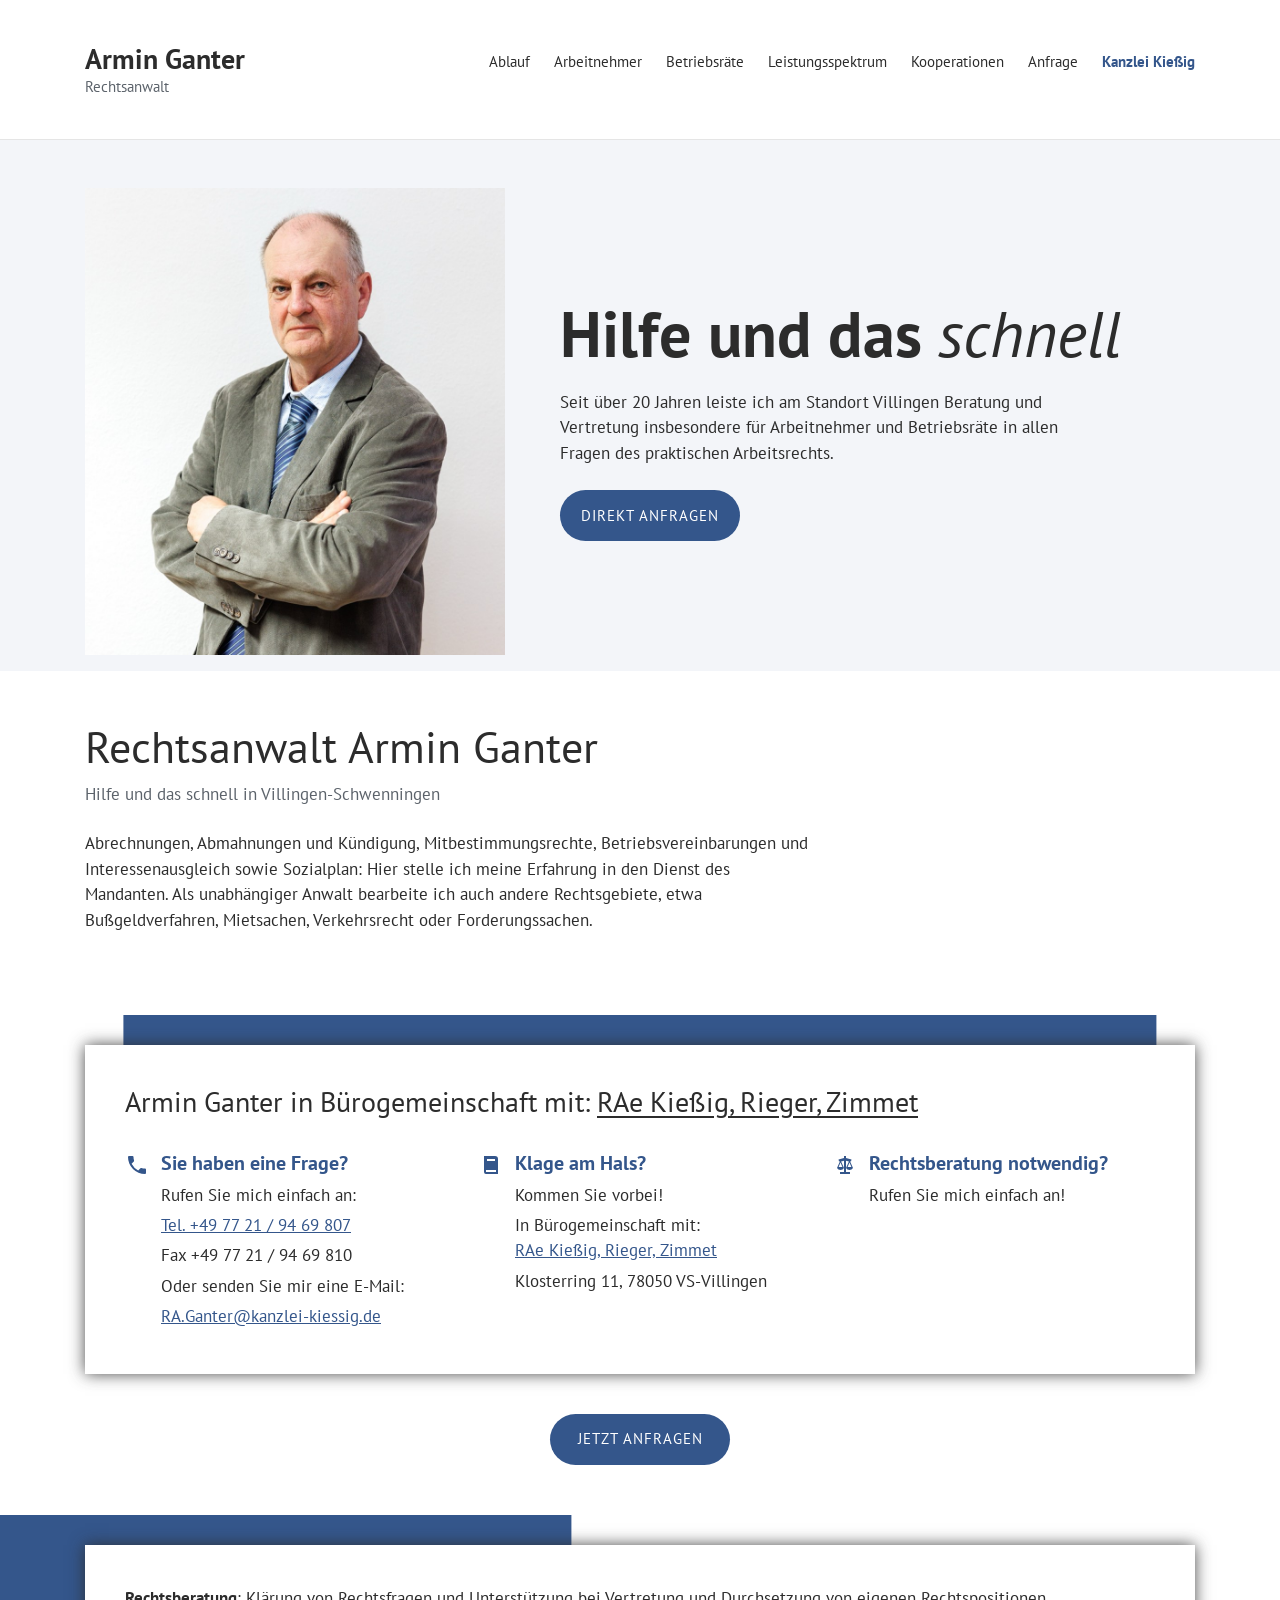
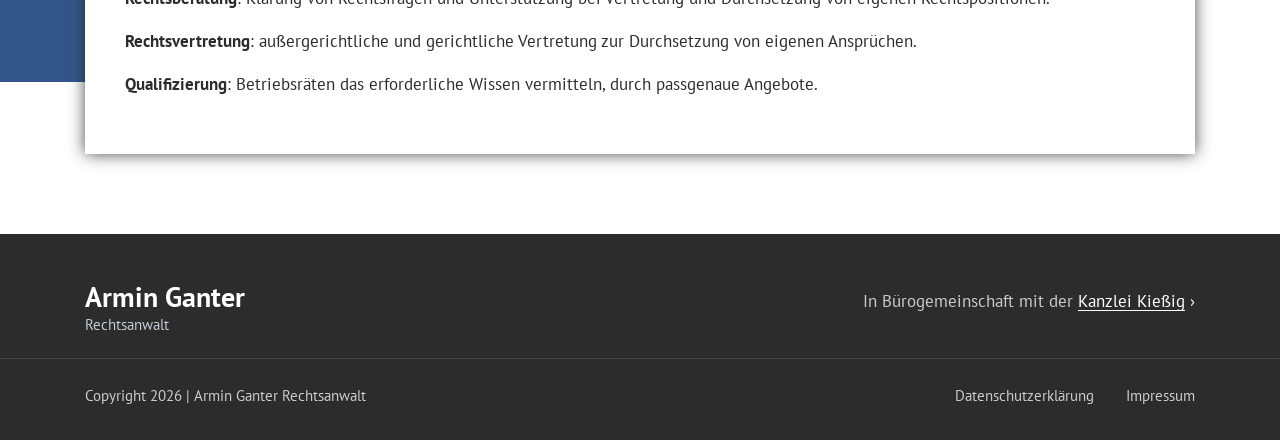
<file: index.html>
<!DOCTYPE html>
<html lang="de">
<head>
<meta charset="UTF-8">
<meta name="viewport" content="width=device-width, initial-scale=1">
<title>Rechtsanwalt Armin Ganter – Arbeitsrecht in Villingen-Schwenningen</title>
<meta name="description" content="Rechtsanwalt Armin Ganter: Beratung und Vertretung für Arbeitnehmer und Betriebsräte in Villingen-Schwenningen.">
<meta name="robots" content="noindex, nofollow">
<link rel="canonical" href="https://raganter-vs.de/">
<meta property="og:title" content="Rechtsanwalt Armin Ganter – Arbeitsrecht in Villingen-Schwenningen">
<meta property="og:description" content="Rechtsanwalt Armin Ganter: Beratung und Vertretung für Arbeitnehmer und Betriebsräte in Villingen-Schwenningen.">
<meta property="og:url" content="https://raganter-vs.de/">
<meta property="og:site_name" content="Rechtsanwalt Armin Ganter">
<meta property="og:locale" content="de_DE">
<meta property="og:type" content="website">
<meta property="og:image" content="https://raganter-vs.de/assets/img/og-armin-ganter.jpg">
<meta property="og:image:width" content="1200">
<meta property="og:image:height" content="630">
<meta property="og:image:alt" content="Rechtsanwalt Armin Ganter, Villingen-Schwenningen">
<meta name="twitter:card" content="summary_large_image">
<meta name="twitter:title" content="Rechtsanwalt Armin Ganter – Arbeitsrecht in Villingen-Schwenningen">
<meta name="twitter:description" content="Rechtsanwalt Armin Ganter: Beratung und Vertretung für Arbeitnehmer und Betriebsräte in Villingen-Schwenningen.">
<meta name="twitter:image" content="https://raganter-vs.de/assets/img/og-armin-ganter.jpg">
<meta name="dc.title" content="Rechtsanwalt Armin Ganter – Arbeitsrecht in Villingen-Schwenningen">
<meta name="dc.description" content="Rechtsanwalt Armin Ganter: Beratung und Vertretung für Arbeitnehmer und Betriebsräte in Villingen-Schwenningen.">
<meta name="dc.relation" content="https://raganter-vs.de/">
<meta name="dc.source" content="https://raganter-vs.de/">
<meta name="dc.language" content="de_DE">
<meta name="theme-color" content="#ffffff">
<link rel="icon" href="favicon.svg" type="image/svg+xml">
<link rel="apple-touch-icon" href="assets/img/apple-touch-icon.png">
<script type="application/ld+json">{"@context": "https://schema.org", "@type": "WebSite", "@id": "https://raganter-vs.de/#website", "name": "Rechtsanwalt Armin Ganter", "url": "https://raganter-vs.de/", "inLanguage": "de-DE"}</script>
<script type="application/ld+json">{"@context": "https://schema.org", "@type": "Person", "@id": "https://raganter-vs.de/#person", "name": "Armin Ganter", "jobTitle": "Rechtsanwalt", "url": "https://raganter-vs.de/", "image": "https://raganter-vs.de/assets/img/armin-ganter.jpg", "email": "RA.Ganter@kanzlei-kiessig.de", "telephone": "+49 7721 9469807", "address": {"@type": "PostalAddress", "streetAddress": "Klosterring 11", "postalCode": "78050", "addressLocality": "Villingen-Schwenningen", "addressCountry": "DE"}, "knowsAbout": ["Arbeitsrecht", "Betriebsverfassungsrecht", "Verkehrsrecht", "Mietrecht"], "memberOf": {"@type": "Organization", "name": "Rechtsanwaltskammer Freiburg"}, "affiliation": {"@type": "LegalService", "name": "Kanzlei Kießig", "url": "https://kanzlei-kiessig.de/"}, "sameAs": ["https://kanzlei-kiessig.de/rechtsanwaelte/armin-ganter/"]}</script>
<script type="application/ld+json">{"@context": "https://schema.org", "@type": "LegalService", "@id": "https://raganter-vs.de/#legal-service", "name": "Rechtsanwalt Armin Ganter", "url": "https://raganter-vs.de/", "image": "https://raganter-vs.de/assets/img/og-armin-ganter.jpg", "description": "Beratung und Vertretung für Arbeitnehmer und Betriebsräte in allen Fragen des praktischen Arbeitsrechts.", "telephone": "+49 7721 9469807", "faxNumber": "+49 7721 9469810", "email": "RA.Ganter@kanzlei-kiessig.de", "address": {"@type": "PostalAddress", "streetAddress": "Klosterring 11", "postalCode": "78050", "addressLocality": "Villingen-Schwenningen", "addressCountry": "DE"}, "areaServed": "Villingen-Schwenningen und Region Schwarzwald-Baar-Heuberg", "employee": {"@id": "https://raganter-vs.de/#person"}}</script>
<link rel="stylesheet" href="assets/theme.css?v=83f85ce713">
<link rel="stylesheet" href="assets/site.css?v=4feb17c370">
</head>
<body class="home">
<header>
  <div class="header-container">
    <nav class="navbar justify-content-between navbar-expand-lg container" aria-label="Hauptnavigation">
      <a class="logo-text" href="./">Armin Ganter<span>Rechtsanwalt</span></a>
      <button class="nav-toggle" type="button" aria-controls="mainmenu" aria-expanded="false" aria-label="Menü öffnen"><span></span></button>
      <div class="menu-container" id="mainmenu">
        <ul class="menu"><li class="menu-item"><a href="ablauf/">Ablauf</a></li>
<li class="menu-item"><a href="arbeitnehmer/">Arbeitnehmer</a></li>
<li class="menu-item"><a href="betriebsraete/">Betriebsräte</a></li>
<li class="menu-item"><a href="leistungsspektrum/">Leistungsspektrum</a></li>
<li class="menu-item"><a href="kooperationen/">Kooperationen</a></li>
<li class="menu-item"><a href="anfrage/">Anfrage</a></li>
<li class="menu-item menu-item--external"><a href="https://kanzlei-kiessig.de/rechtsanwaelte/armin-ganter/">Kanzlei Kießig</a></li></ul>
      </div>
    </nav>
  </div>
</header>
<main id="main" class="main-content">
<section class="hero">
  <div class="container">
    <div class="row align-items-center">
      <div class="col-lg-5 col-md-6 col-12 hero__photo">
        <img src="assets/img/armin-ganter.jpg" width="922" height="1024" alt="Rechtsanwalt Armin Ganter">
      </div>
      <div class="col-lg-7 col-md-6 col-12">
        <div class="slide-content">
          <h2>Hilfe und das <em>schnell</em></h2>
          <p>Seit über 20 Jahren leiste ich am Standort Villingen Beratung und Vertretung insbesondere für Arbeitnehmer und Betriebsräte in allen Fragen des praktischen Arbeitsrechts.</p>
        </div>
        <div class="link-container"><a href="anfrage/" class="btn-aretconsulting">Direkt Anfragen</a></div>
      </div>
    </div>
  </div>
</section>
<section class="introduction-text">
  <div class="container"><div class="row">
    <div class="col-12"><div class="text-content-container"><h1>Rechtsanwalt Armin Ganter</h1><p class="page-subtitle">Hilfe und das schnell in Villingen-Schwenningen</p></div></div>
    <div class="col-lg-8 col-md-8 col-12"><div class="text-content-container">
<p>Abrechnungen, Abmahnungen und Kündigung, Mitbestimmungsrechte, Betriebsvereinbarungen und Interessenausgleich sowie Sozialplan: Hier stelle ich meine Erfahrung in den Dienst des Mandanten. Als unabhängiger Anwalt bearbeite ich auch andere Rechtsgebiete, etwa Bußgeldverfahren, Mietsachen, Verkehrsrecht oder Forderungssachen.</p>
    </div></div>
  </div></div>
</section>
<section class="content-image-box box-highlight-primary">
  <div class="container">
    <div class="box-container contact-box">
      <div class="headline-container"><h2>Armin Ganter in Bürogemeinschaft mit: <a href="https://kanzlei-kiessig.de/rechtsanwaelte/armin-ganter/">RAe Kießig, Rieger, Zimmet</a></h2></div>
      <div class="box-icon-container">
        <div class="box-icon">
          <div class="container-icon"><svg viewBox="0 0 24 24" aria-hidden="true"><path d="M6.6 10.8a15.1 15.1 0 0 0 6.6 6.6l2.2-2.2a1 1 0 0 1 1-.25 11.4 11.4 0 0 0 3.6.57 1 1 0 0 1 1 1V20a1 1 0 0 1-1 1A17 17 0 0 1 3 4a1 1 0 0 1 1-1h3.5a1 1 0 0 1 1 1c0 1.25.2 2.45.57 3.57a1 1 0 0 1-.25 1z"/></svg></div>
          <div class="container-content">
            <h3>Sie haben eine Frage?</h3>
            <p>Rufen Sie mich einfach an:</p>
            <p><a href="tel:+4977219469807">Tel. +49 77 21 / 94 69 807</a></p>
            <p>Fax +49 77 21 / 94 69 810</p>
            <p>Oder senden Sie mir eine E-Mail:</p>
            <p><a href="mailto:RA.Ganter@kanzlei-kiessig.de">RA.Ganter@kanzlei-kiessig.de</a></p>
          </div>
        </div>
        <div class="box-icon">
          <div class="container-icon"><svg viewBox="0 0 24 24" aria-hidden="true"><path d="M5 3h11a3 3 0 0 1 3 3v15H7a2 2 0 0 1-2-2zm2 14v2h10v-2zM8 6v2h8V6z"/></svg></div>
          <div class="container-content">
            <h3>Klage am Hals?</h3>
            <p>Kommen Sie vorbei!</p>
            <p>In Bürogemeinschaft mit:<br><a href="https://kanzlei-kiessig.de/rechtsanwaelte/armin-ganter/">RAe Kießig, Rieger, Zimmet</a></p>
            <p>Klosterring 11, 78050 VS-Villingen</p>
          </div>
        </div>
        <div class="box-icon">
          <div class="container-icon"><svg viewBox="0 0 24 24" aria-hidden="true"><path d="M11 3h2v2.1l5.5 1.4-.5 1.9-1-.25L20 15a4 4 0 0 1-7 0l2.9-6.6-2.9-.7V19h4v2H7v-2h4V7.7l-2.9.7L11 15a4 4 0 0 1-7 0l3-6.85-1 .25-.5-1.9L11 5.1zm5.5 6.6L14.6 14h3.8zm-9 0L5.6 14h3.8z"/></svg></div>
          <div class="container-content">
            <h3>Rechtsberatung notwendig?</h3>
            <p>Rufen Sie mich einfach an!</p>
          </div>
        </div>
      </div>
    </div>
    <div class="btn-container"><a href="anfrage/" class="btn-aretconsulting">Jetzt Anfragen</a></div>
  </div>
</section>
<section class="services box-highlight-primary">
  <div class="container">
    <div class="box-container services-box">
      <ul class="services-list">
        <li><strong>Rechtsberatung</strong>: Klärung von Rechtsfragen und Unterstützung bei Vertretung und Durchsetzung von eigenen Rechtspositionen.</li>
        <li><strong>Rechtsvertretung</strong>: außergerichtliche und gerichtliche Vertretung zur Durchsetzung von eigenen Ansprüchen.</li>
        <li><strong>Qualifizierung</strong>: Betriebsräten das erforderliche Wissen vermitteln, durch passgenaue Angebote.</li>
      </ul>
    </div>
  </div>
</section>

</main>
<footer class="dark-background">
  <div class="main-content">
    <div class="container footer-top">
      <a class="logo-text logo-text--light" href="./">Armin Ganter<span>Rechtsanwalt</span></a>
      <p class="footer-profile">In Bürogemeinschaft mit der <a href="https://kanzlei-kiessig.de/rechtsanwaelte/armin-ganter/"><span>Kanzlei Kießig</span> <span aria-hidden="true">&rsaquo;</span></a></p>
    </div>
  </div>
  <div class="footer-content">
    <div class="container footer-bottom">
      <p class="copyright">Copyright 2026 | Armin Ganter Rechtsanwalt</p>
      <ul class="menu" id="menu-legal"><li><a href="datenschutzerklaerung/">Datenschutzerklärung</a></li><li><a href="impressum/">Impressum</a></li></ul>
    </div>
  </div>
</footer>
<script src="assets/site.js" defer></script>
</body>
</html>
</file>
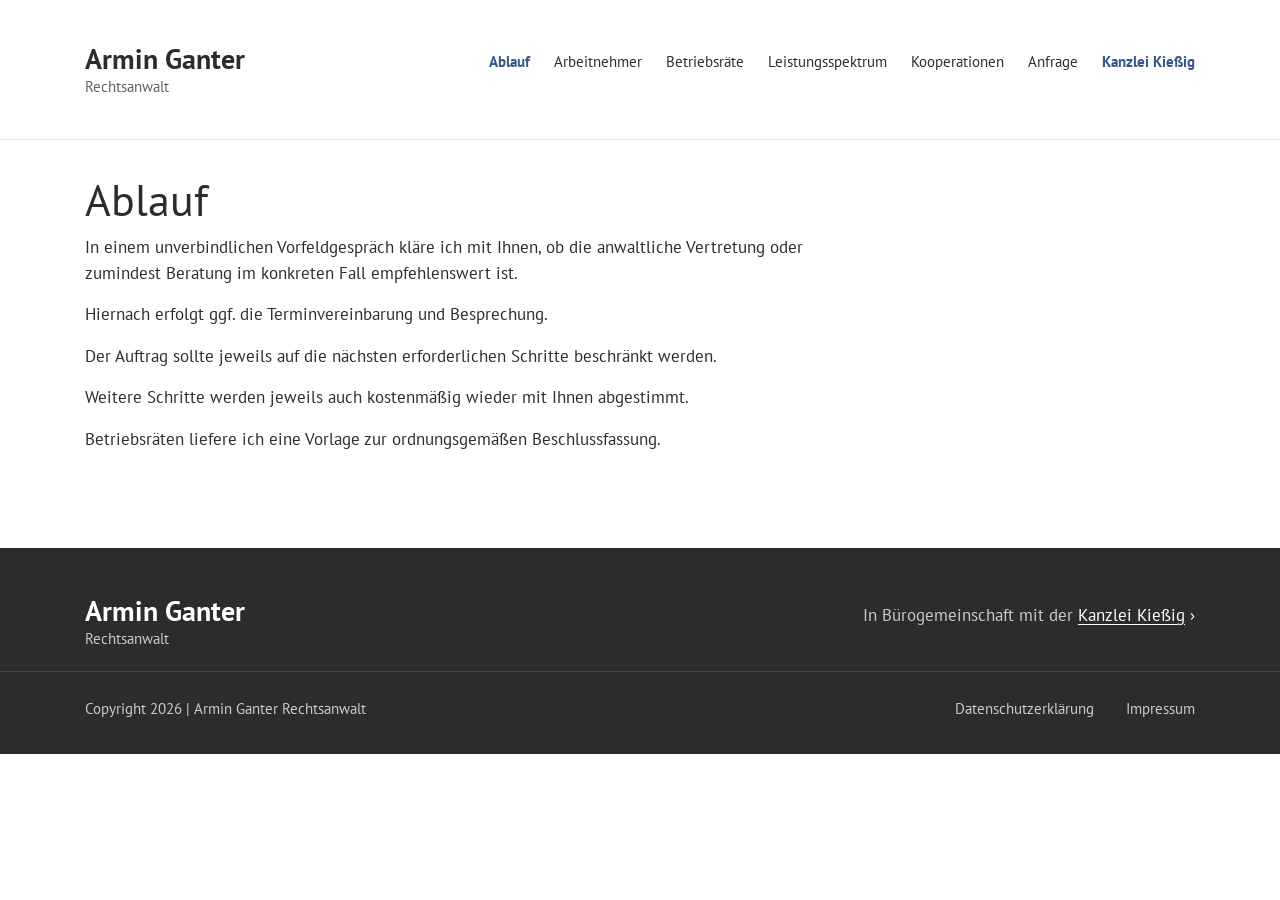
<file: ablauf/index.html>
<!DOCTYPE html>
<html lang="de">
<head>
<meta charset="UTF-8">
<meta name="viewport" content="width=device-width, initial-scale=1">
<title>Ablauf – Rechtsanwalt Armin Ganter</title>
<meta name="description" content="So läuft die Beratung und Vertretung bei Rechtsanwalt Armin Ganter ab.">
<meta name="robots" content="noindex, nofollow">
<link rel="canonical" href="https://raganter-vs.de/ablauf/">
<meta property="og:title" content="Ablauf – Rechtsanwalt Armin Ganter">
<meta property="og:description" content="So läuft die Beratung und Vertretung bei Rechtsanwalt Armin Ganter ab.">
<meta property="og:url" content="https://raganter-vs.de/ablauf/">
<meta property="og:site_name" content="Rechtsanwalt Armin Ganter">
<meta property="og:locale" content="de_DE">
<meta property="og:type" content="article">
<meta property="og:image" content="https://raganter-vs.de/assets/img/og-armin-ganter.jpg">
<meta property="og:image:width" content="1200">
<meta property="og:image:height" content="630">
<meta property="og:image:alt" content="Rechtsanwalt Armin Ganter, Villingen-Schwenningen">
<meta name="twitter:card" content="summary_large_image">
<meta name="twitter:title" content="Ablauf – Rechtsanwalt Armin Ganter">
<meta name="twitter:description" content="So läuft die Beratung und Vertretung bei Rechtsanwalt Armin Ganter ab.">
<meta name="twitter:image" content="https://raganter-vs.de/assets/img/og-armin-ganter.jpg">
<meta name="dc.title" content="Ablauf – Rechtsanwalt Armin Ganter">
<meta name="dc.description" content="So läuft die Beratung und Vertretung bei Rechtsanwalt Armin Ganter ab.">
<meta name="dc.relation" content="https://raganter-vs.de/ablauf/">
<meta name="dc.source" content="https://raganter-vs.de/">
<meta name="dc.language" content="de_DE">
<meta name="theme-color" content="#ffffff">
<link rel="icon" href="../favicon.svg" type="image/svg+xml">
<link rel="apple-touch-icon" href="../assets/img/apple-touch-icon.png">

<link rel="stylesheet" href="../assets/theme.css?v=83f85ce713">
<link rel="stylesheet" href="../assets/site.css?v=4feb17c370">
</head>
<body class="page-ablauf">
<header>
  <div class="header-container">
    <nav class="navbar justify-content-between navbar-expand-lg container" aria-label="Hauptnavigation">
      <a class="logo-text" href="../">Armin Ganter<span>Rechtsanwalt</span></a>
      <button class="nav-toggle" type="button" aria-controls="mainmenu" aria-expanded="false" aria-label="Menü öffnen"><span></span></button>
      <div class="menu-container" id="mainmenu">
        <ul class="menu"><li class="menu-item current-menu-item"><a href="../ablauf/">Ablauf</a></li>
<li class="menu-item"><a href="../arbeitnehmer/">Arbeitnehmer</a></li>
<li class="menu-item"><a href="../betriebsraete/">Betriebsräte</a></li>
<li class="menu-item"><a href="../leistungsspektrum/">Leistungsspektrum</a></li>
<li class="menu-item"><a href="../kooperationen/">Kooperationen</a></li>
<li class="menu-item"><a href="../anfrage/">Anfrage</a></li>
<li class="menu-item menu-item--external"><a href="https://kanzlei-kiessig.de/rechtsanwaelte/armin-ganter/">Kanzlei Kießig</a></li></ul>
      </div>
    </nav>
  </div>
</header>
<main id="main" class="main-content">
<section class="introduction-text">
  <div class="container"><div class="row">
    <div class="col-12"><div class="text-content-container"><h1>Ablauf</h1></div></div>
    <div class="col-lg-8 col-md-8 col-12"><div class="text-content-container">
<p>In einem unverbindlichen Vorfeldgespräch kläre ich mit Ihnen, ob die anwaltliche Vertretung oder zumindest Beratung im konkreten Fall empfehlenswert ist.</p>
<p>Hiernach erfolgt ggf. die Terminvereinbarung und Besprechung.</p>
<p>Der Auftrag sollte jeweils auf die nächsten erforderlichen Schritte beschränkt werden.</p>
<p>Weitere Schritte werden jeweils auch kostenmäßig wieder mit Ihnen abgestimmt.</p>
<p>Betriebsräten liefere ich eine Vorlage zur ordnungsgemäßen Beschlussfassung.</p>
    </div></div>
  </div></div>
</section>
</main>
<footer class="dark-background">
  <div class="main-content">
    <div class="container footer-top">
      <a class="logo-text logo-text--light" href="../">Armin Ganter<span>Rechtsanwalt</span></a>
      <p class="footer-profile">In Bürogemeinschaft mit der <a href="https://kanzlei-kiessig.de/rechtsanwaelte/armin-ganter/"><span>Kanzlei Kießig</span> <span aria-hidden="true">&rsaquo;</span></a></p>
    </div>
  </div>
  <div class="footer-content">
    <div class="container footer-bottom">
      <p class="copyright">Copyright 2026 | Armin Ganter Rechtsanwalt</p>
      <ul class="menu" id="menu-legal"><li><a href="../datenschutzerklaerung/">Datenschutzerklärung</a></li><li><a href="../impressum/">Impressum</a></li></ul>
    </div>
  </div>
</footer>
<script src="../assets/site.js" defer></script>
</body>
</html>
</file>
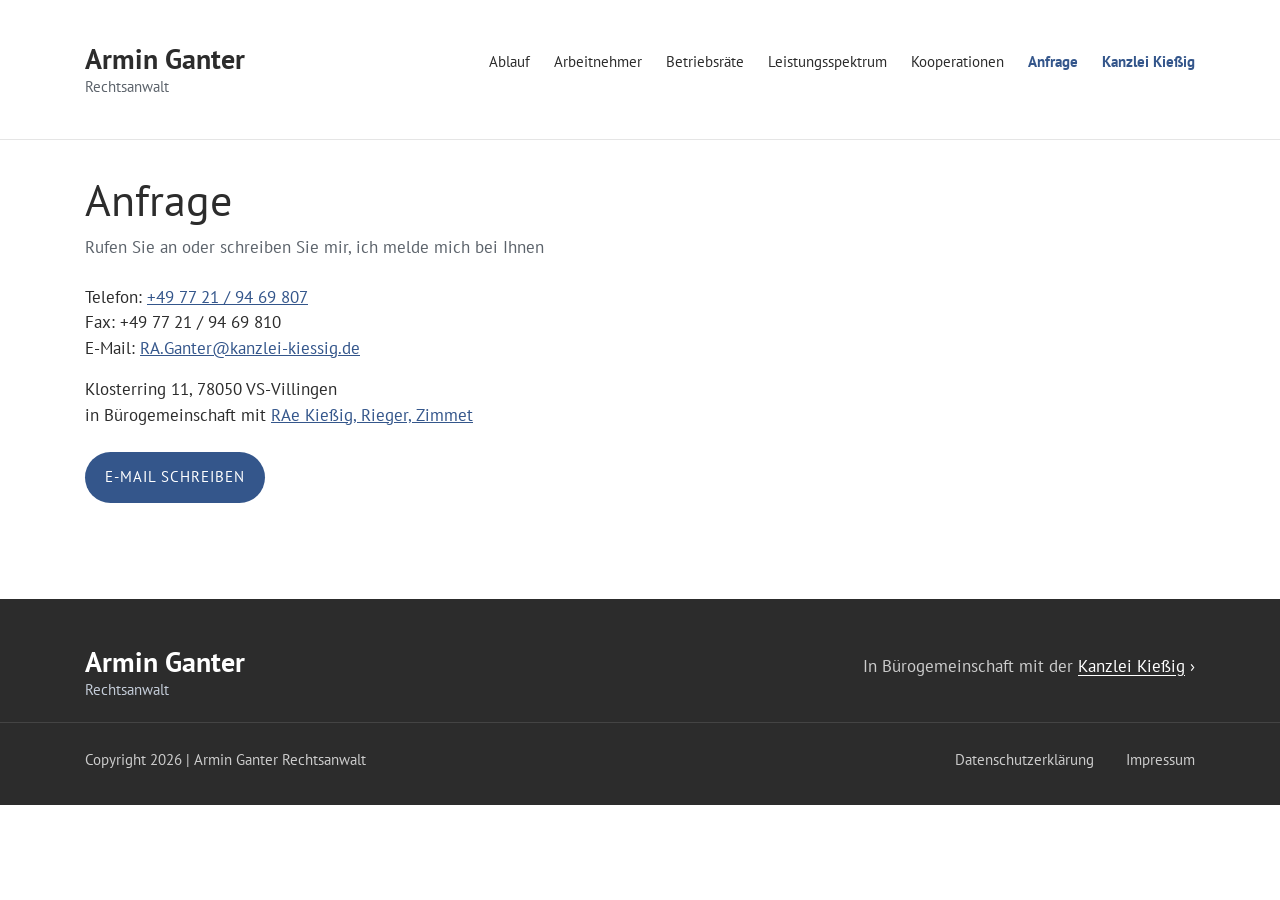
<file: anfrage/index.html>
<!DOCTYPE html>
<html lang="de">
<head>
<meta charset="UTF-8">
<meta name="viewport" content="width=device-width, initial-scale=1">
<title>Anfrage – Rechtsanwalt Armin Ganter</title>
<meta name="description" content="Kontakt zu Rechtsanwalt Armin Ganter in Villingen-Schwenningen.">
<meta name="robots" content="noindex, nofollow">
<link rel="canonical" href="https://raganter-vs.de/anfrage/">
<meta property="og:title" content="Anfrage – Rechtsanwalt Armin Ganter">
<meta property="og:description" content="Kontakt zu Rechtsanwalt Armin Ganter in Villingen-Schwenningen.">
<meta property="og:url" content="https://raganter-vs.de/anfrage/">
<meta property="og:site_name" content="Rechtsanwalt Armin Ganter">
<meta property="og:locale" content="de_DE">
<meta property="og:type" content="article">
<meta property="og:image" content="https://raganter-vs.de/assets/img/og-armin-ganter.jpg">
<meta property="og:image:width" content="1200">
<meta property="og:image:height" content="630">
<meta property="og:image:alt" content="Rechtsanwalt Armin Ganter, Villingen-Schwenningen">
<meta name="twitter:card" content="summary_large_image">
<meta name="twitter:title" content="Anfrage – Rechtsanwalt Armin Ganter">
<meta name="twitter:description" content="Kontakt zu Rechtsanwalt Armin Ganter in Villingen-Schwenningen.">
<meta name="twitter:image" content="https://raganter-vs.de/assets/img/og-armin-ganter.jpg">
<meta name="dc.title" content="Anfrage – Rechtsanwalt Armin Ganter">
<meta name="dc.description" content="Kontakt zu Rechtsanwalt Armin Ganter in Villingen-Schwenningen.">
<meta name="dc.relation" content="https://raganter-vs.de/anfrage/">
<meta name="dc.source" content="https://raganter-vs.de/">
<meta name="dc.language" content="de_DE">
<meta name="theme-color" content="#ffffff">
<link rel="icon" href="../favicon.svg" type="image/svg+xml">
<link rel="apple-touch-icon" href="../assets/img/apple-touch-icon.png">

<link rel="stylesheet" href="../assets/theme.css?v=83f85ce713">
<link rel="stylesheet" href="../assets/site.css?v=4feb17c370">
</head>
<body class="page-anfrage">
<header>
  <div class="header-container">
    <nav class="navbar justify-content-between navbar-expand-lg container" aria-label="Hauptnavigation">
      <a class="logo-text" href="../">Armin Ganter<span>Rechtsanwalt</span></a>
      <button class="nav-toggle" type="button" aria-controls="mainmenu" aria-expanded="false" aria-label="Menü öffnen"><span></span></button>
      <div class="menu-container" id="mainmenu">
        <ul class="menu"><li class="menu-item"><a href="../ablauf/">Ablauf</a></li>
<li class="menu-item"><a href="../arbeitnehmer/">Arbeitnehmer</a></li>
<li class="menu-item"><a href="../betriebsraete/">Betriebsräte</a></li>
<li class="menu-item"><a href="../leistungsspektrum/">Leistungsspektrum</a></li>
<li class="menu-item"><a href="../kooperationen/">Kooperationen</a></li>
<li class="menu-item current-menu-item"><a href="../anfrage/">Anfrage</a></li>
<li class="menu-item menu-item--external"><a href="https://kanzlei-kiessig.de/rechtsanwaelte/armin-ganter/">Kanzlei Kießig</a></li></ul>
      </div>
    </nav>
  </div>
</header>
<main id="main" class="main-content">
<section class="introduction-text">
  <div class="container"><div class="row">
    <div class="col-12"><div class="text-content-container"><h1>Anfrage</h1><p class="page-subtitle">Rufen Sie an oder schreiben Sie mir, ich melde mich bei Ihnen</p></div></div>
    <div class="col-lg-8 col-md-8 col-12"><div class="text-content-container">
<p>Telefon: <a href="tel:+4977219469807">+49 77 21 / 94 69 807</a><br>
Fax: +49 77 21 / 94 69 810<br>
E-Mail: <a href="mailto:RA.Ganter@kanzlei-kiessig.de">RA.Ganter@kanzlei-kiessig.de</a></p>
<p>Klosterring 11, 78050 VS-Villingen<br>in Bürogemeinschaft mit <a href="https://kanzlei-kiessig.de/rechtsanwaelte/armin-ganter/">RAe Kießig, Rieger, Zimmet</a></p>
<p class="btn-row"><a class="btn-aretconsulting" href="mailto:RA.Ganter@kanzlei-kiessig.de">E-Mail schreiben</a></p>
    </div></div>
  </div></div>
</section>
</main>
<footer class="dark-background">
  <div class="main-content">
    <div class="container footer-top">
      <a class="logo-text logo-text--light" href="../">Armin Ganter<span>Rechtsanwalt</span></a>
      <p class="footer-profile">In Bürogemeinschaft mit der <a href="https://kanzlei-kiessig.de/rechtsanwaelte/armin-ganter/"><span>Kanzlei Kießig</span> <span aria-hidden="true">&rsaquo;</span></a></p>
    </div>
  </div>
  <div class="footer-content">
    <div class="container footer-bottom">
      <p class="copyright">Copyright 2026 | Armin Ganter Rechtsanwalt</p>
      <ul class="menu" id="menu-legal"><li><a href="../datenschutzerklaerung/">Datenschutzerklärung</a></li><li><a href="../impressum/">Impressum</a></li></ul>
    </div>
  </div>
</footer>
<script src="../assets/site.js" defer></script>
</body>
</html>
</file>
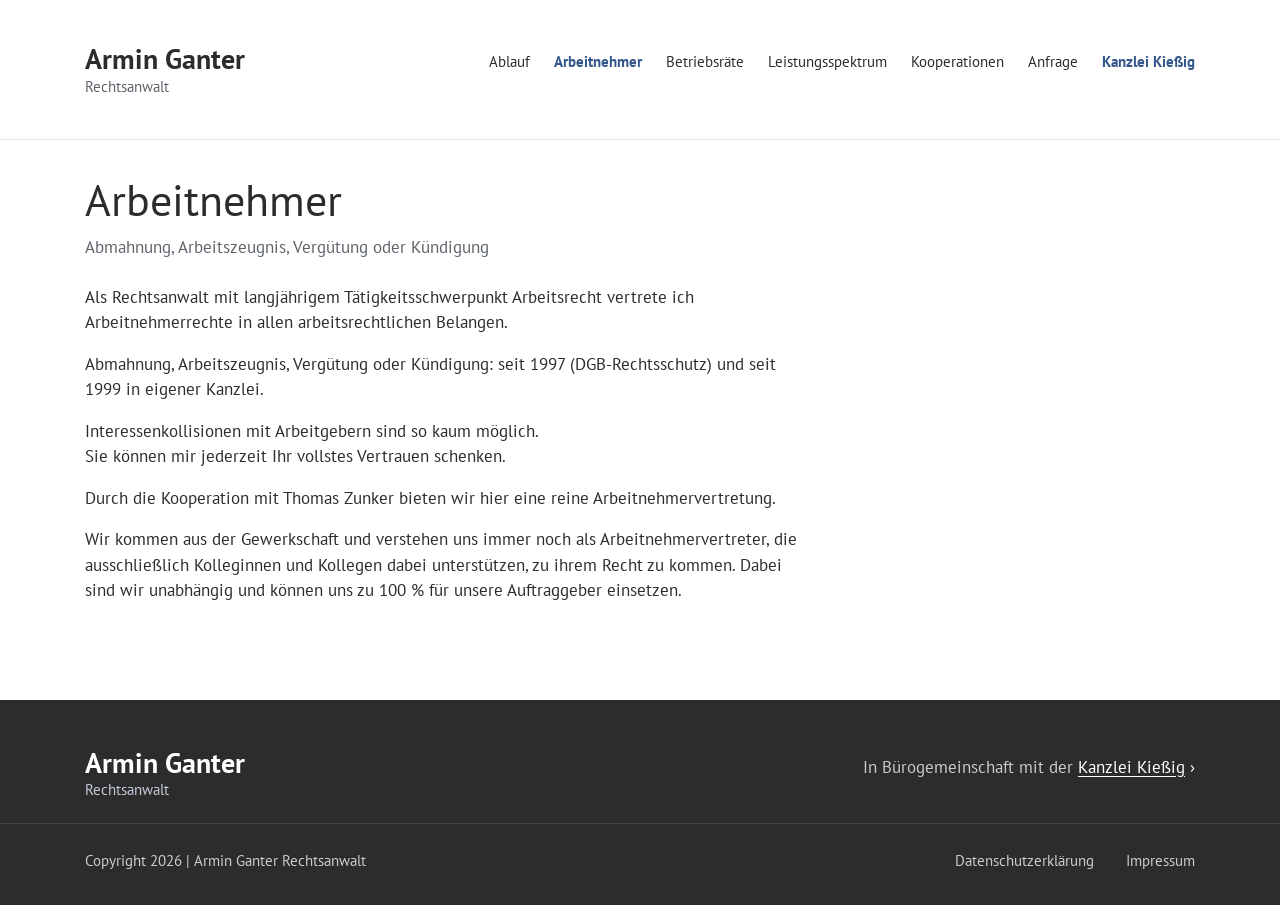
<file: arbeitnehmer/index.html>
<!DOCTYPE html>
<html lang="de">
<head>
<meta charset="UTF-8">
<meta name="viewport" content="width=device-width, initial-scale=1">
<title>Arbeitnehmer – Rechtsanwalt Armin Ganter</title>
<meta name="description" content="Arbeitnehmervertretung bei Abmahnung, Arbeitszeugnis, Vergütung und Kündigung.">
<meta name="robots" content="noindex, nofollow">
<link rel="canonical" href="https://raganter-vs.de/arbeitnehmer/">
<meta property="og:title" content="Arbeitnehmer – Rechtsanwalt Armin Ganter">
<meta property="og:description" content="Arbeitnehmervertretung bei Abmahnung, Arbeitszeugnis, Vergütung und Kündigung.">
<meta property="og:url" content="https://raganter-vs.de/arbeitnehmer/">
<meta property="og:site_name" content="Rechtsanwalt Armin Ganter">
<meta property="og:locale" content="de_DE">
<meta property="og:type" content="article">
<meta property="og:image" content="https://raganter-vs.de/assets/img/og-armin-ganter.jpg">
<meta property="og:image:width" content="1200">
<meta property="og:image:height" content="630">
<meta property="og:image:alt" content="Rechtsanwalt Armin Ganter, Villingen-Schwenningen">
<meta name="twitter:card" content="summary_large_image">
<meta name="twitter:title" content="Arbeitnehmer – Rechtsanwalt Armin Ganter">
<meta name="twitter:description" content="Arbeitnehmervertretung bei Abmahnung, Arbeitszeugnis, Vergütung und Kündigung.">
<meta name="twitter:image" content="https://raganter-vs.de/assets/img/og-armin-ganter.jpg">
<meta name="dc.title" content="Arbeitnehmer – Rechtsanwalt Armin Ganter">
<meta name="dc.description" content="Arbeitnehmervertretung bei Abmahnung, Arbeitszeugnis, Vergütung und Kündigung.">
<meta name="dc.relation" content="https://raganter-vs.de/arbeitnehmer/">
<meta name="dc.source" content="https://raganter-vs.de/">
<meta name="dc.language" content="de_DE">
<meta name="theme-color" content="#ffffff">
<link rel="icon" href="../favicon.svg" type="image/svg+xml">
<link rel="apple-touch-icon" href="../assets/img/apple-touch-icon.png">

<link rel="stylesheet" href="../assets/theme.css?v=83f85ce713">
<link rel="stylesheet" href="../assets/site.css?v=4feb17c370">
</head>
<body class="page-arbeitnehmer">
<header>
  <div class="header-container">
    <nav class="navbar justify-content-between navbar-expand-lg container" aria-label="Hauptnavigation">
      <a class="logo-text" href="../">Armin Ganter<span>Rechtsanwalt</span></a>
      <button class="nav-toggle" type="button" aria-controls="mainmenu" aria-expanded="false" aria-label="Menü öffnen"><span></span></button>
      <div class="menu-container" id="mainmenu">
        <ul class="menu"><li class="menu-item"><a href="../ablauf/">Ablauf</a></li>
<li class="menu-item current-menu-item"><a href="../arbeitnehmer/">Arbeitnehmer</a></li>
<li class="menu-item"><a href="../betriebsraete/">Betriebsräte</a></li>
<li class="menu-item"><a href="../leistungsspektrum/">Leistungsspektrum</a></li>
<li class="menu-item"><a href="../kooperationen/">Kooperationen</a></li>
<li class="menu-item"><a href="../anfrage/">Anfrage</a></li>
<li class="menu-item menu-item--external"><a href="https://kanzlei-kiessig.de/rechtsanwaelte/armin-ganter/">Kanzlei Kießig</a></li></ul>
      </div>
    </nav>
  </div>
</header>
<main id="main" class="main-content">
<section class="introduction-text">
  <div class="container"><div class="row">
    <div class="col-12"><div class="text-content-container"><h1>Arbeitnehmer</h1><p class="page-subtitle">Abmahnung, Arbeitszeugnis, Vergütung oder Kündigung</p></div></div>
    <div class="col-lg-8 col-md-8 col-12"><div class="text-content-container">
<p>Als Rechtsanwalt mit langjährigem Tätigkeitsschwerpunkt Arbeitsrecht vertrete ich Arbeitnehmerrechte in allen arbeitsrechtlichen Belangen.</p>
<p>Abmahnung, Arbeitszeugnis, Vergütung oder Kündigung: seit 1997 (DGB-Rechtsschutz) und seit 1999 in eigener Kanzlei.</p>
<p>Interessenkollisionen mit Arbeitgebern sind so kaum möglich.<br>Sie können mir jederzeit Ihr vollstes Vertrauen schenken.</p>
<p>Durch die Kooperation mit Thomas Zunker bieten wir hier eine reine Arbeitnehmervertretung.</p>
<p>Wir kommen aus der Gewerkschaft und verstehen uns immer noch als Arbeitnehmervertreter, die ausschließlich Kolleginnen und Kollegen dabei unterstützen, zu ihrem Recht zu kommen. Dabei sind wir unabhängig und können uns zu 100 % für unsere Auftraggeber einsetzen.</p>
    </div></div>
  </div></div>
</section>
</main>
<footer class="dark-background">
  <div class="main-content">
    <div class="container footer-top">
      <a class="logo-text logo-text--light" href="../">Armin Ganter<span>Rechtsanwalt</span></a>
      <p class="footer-profile">In Bürogemeinschaft mit der <a href="https://kanzlei-kiessig.de/rechtsanwaelte/armin-ganter/"><span>Kanzlei Kießig</span> <span aria-hidden="true">&rsaquo;</span></a></p>
    </div>
  </div>
  <div class="footer-content">
    <div class="container footer-bottom">
      <p class="copyright">Copyright 2026 | Armin Ganter Rechtsanwalt</p>
      <ul class="menu" id="menu-legal"><li><a href="../datenschutzerklaerung/">Datenschutzerklärung</a></li><li><a href="../impressum/">Impressum</a></li></ul>
    </div>
  </div>
</footer>
<script src="../assets/site.js" defer></script>
</body>
</html>
</file>
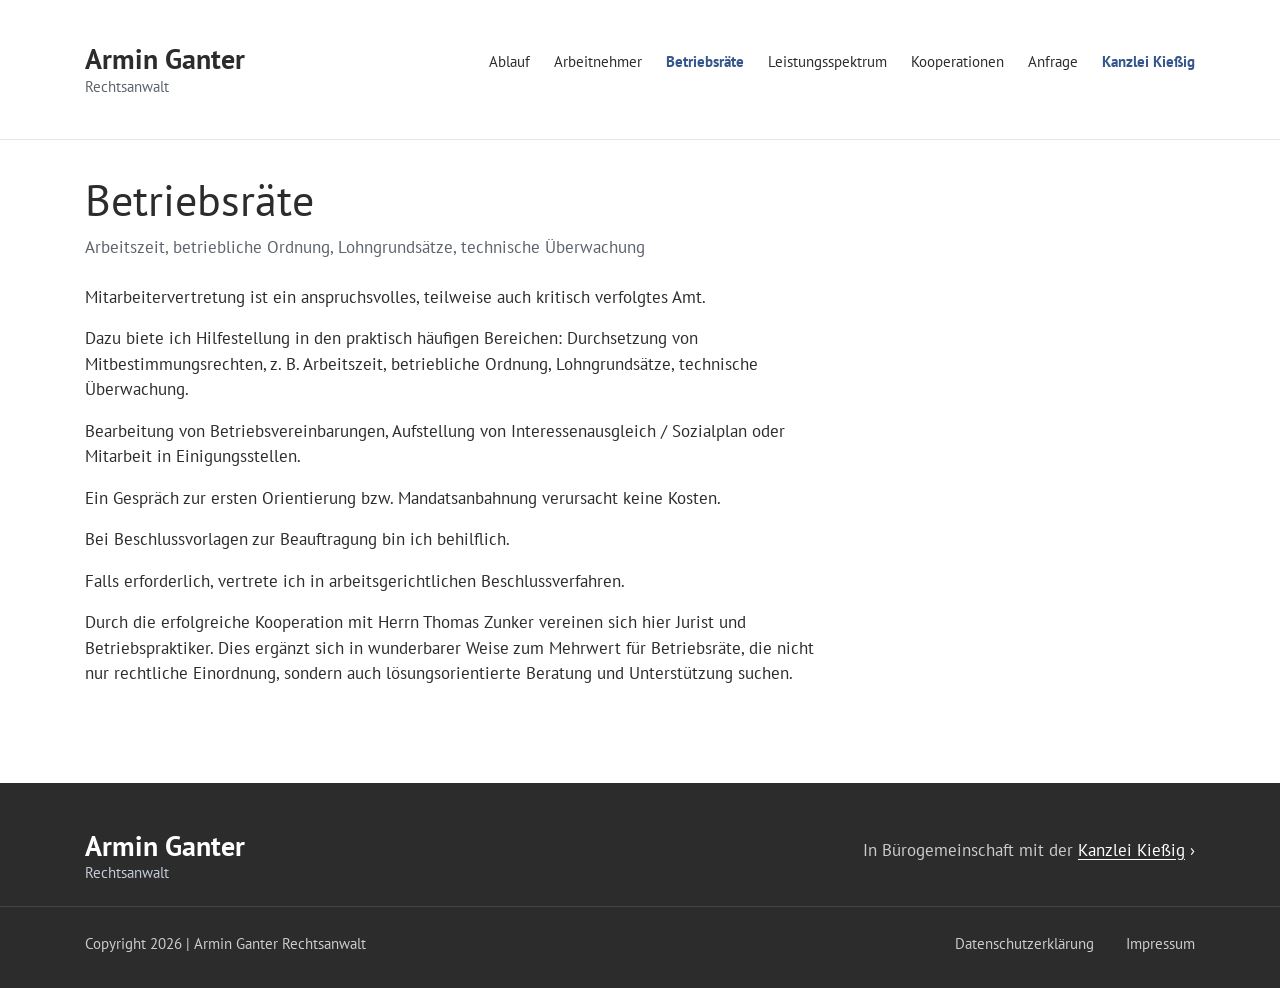
<file: betriebsraete/index.html>
<!DOCTYPE html>
<html lang="de">
<head>
<meta charset="UTF-8">
<meta name="viewport" content="width=device-width, initial-scale=1">
<title>Betriebsräte – Rechtsanwalt Armin Ganter</title>
<meta name="description" content="Beratung und Vertretung von Betriebsräten: Mitbestimmung, Betriebsvereinbarungen, Sozialplan.">
<meta name="robots" content="noindex, nofollow">
<link rel="canonical" href="https://raganter-vs.de/betriebsraete/">
<meta property="og:title" content="Betriebsräte – Rechtsanwalt Armin Ganter">
<meta property="og:description" content="Beratung und Vertretung von Betriebsräten: Mitbestimmung, Betriebsvereinbarungen, Sozialplan.">
<meta property="og:url" content="https://raganter-vs.de/betriebsraete/">
<meta property="og:site_name" content="Rechtsanwalt Armin Ganter">
<meta property="og:locale" content="de_DE">
<meta property="og:type" content="article">
<meta property="og:image" content="https://raganter-vs.de/assets/img/og-armin-ganter.jpg">
<meta property="og:image:width" content="1200">
<meta property="og:image:height" content="630">
<meta property="og:image:alt" content="Rechtsanwalt Armin Ganter, Villingen-Schwenningen">
<meta name="twitter:card" content="summary_large_image">
<meta name="twitter:title" content="Betriebsräte – Rechtsanwalt Armin Ganter">
<meta name="twitter:description" content="Beratung und Vertretung von Betriebsräten: Mitbestimmung, Betriebsvereinbarungen, Sozialplan.">
<meta name="twitter:image" content="https://raganter-vs.de/assets/img/og-armin-ganter.jpg">
<meta name="dc.title" content="Betriebsräte – Rechtsanwalt Armin Ganter">
<meta name="dc.description" content="Beratung und Vertretung von Betriebsräten: Mitbestimmung, Betriebsvereinbarungen, Sozialplan.">
<meta name="dc.relation" content="https://raganter-vs.de/betriebsraete/">
<meta name="dc.source" content="https://raganter-vs.de/">
<meta name="dc.language" content="de_DE">
<meta name="theme-color" content="#ffffff">
<link rel="icon" href="../favicon.svg" type="image/svg+xml">
<link rel="apple-touch-icon" href="../assets/img/apple-touch-icon.png">

<link rel="stylesheet" href="../assets/theme.css?v=83f85ce713">
<link rel="stylesheet" href="../assets/site.css?v=4feb17c370">
</head>
<body class="page-betriebsraete">
<header>
  <div class="header-container">
    <nav class="navbar justify-content-between navbar-expand-lg container" aria-label="Hauptnavigation">
      <a class="logo-text" href="../">Armin Ganter<span>Rechtsanwalt</span></a>
      <button class="nav-toggle" type="button" aria-controls="mainmenu" aria-expanded="false" aria-label="Menü öffnen"><span></span></button>
      <div class="menu-container" id="mainmenu">
        <ul class="menu"><li class="menu-item"><a href="../ablauf/">Ablauf</a></li>
<li class="menu-item"><a href="../arbeitnehmer/">Arbeitnehmer</a></li>
<li class="menu-item current-menu-item"><a href="../betriebsraete/">Betriebsräte</a></li>
<li class="menu-item"><a href="../leistungsspektrum/">Leistungsspektrum</a></li>
<li class="menu-item"><a href="../kooperationen/">Kooperationen</a></li>
<li class="menu-item"><a href="../anfrage/">Anfrage</a></li>
<li class="menu-item menu-item--external"><a href="https://kanzlei-kiessig.de/rechtsanwaelte/armin-ganter/">Kanzlei Kießig</a></li></ul>
      </div>
    </nav>
  </div>
</header>
<main id="main" class="main-content">
<section class="introduction-text">
  <div class="container"><div class="row">
    <div class="col-12"><div class="text-content-container"><h1>Betriebsräte</h1><p class="page-subtitle">Arbeitszeit, betriebliche Ordnung, Lohngrundsätze, technische Überwachung</p></div></div>
    <div class="col-lg-8 col-md-8 col-12"><div class="text-content-container">
<p>Mitarbeitervertretung ist ein anspruchsvolles, teilweise auch kritisch verfolgtes Amt.</p>
<p>Dazu biete ich Hilfestellung in den praktisch häufigen Bereichen: Durchsetzung von Mitbestimmungsrechten, z.&nbsp;B. Arbeitszeit, betriebliche Ordnung, Lohngrundsätze, technische Überwachung.</p>
<p>Bearbeitung von Betriebsvereinbarungen, Aufstellung von Interessenausgleich / Sozialplan oder Mitarbeit in Einigungsstellen.</p>
<p>Ein Gespräch zur ersten Orientierung bzw. Mandatsanbahnung verursacht keine Kosten.</p>
<p>Bei Beschlussvorlagen zur Beauftragung bin ich behilflich.</p>
<p>Falls erforderlich, vertrete ich in arbeitsgerichtlichen Beschlussverfahren.</p>
<p>Durch die erfolgreiche Kooperation mit Herrn Thomas Zunker vereinen sich hier Jurist und Betriebspraktiker. Dies ergänzt sich in wunderbarer Weise zum Mehrwert für Betriebsräte, die nicht nur rechtliche Einordnung, sondern auch lösungsorientierte Beratung und Unterstützung suchen.</p>
    </div></div>
  </div></div>
</section>
</main>
<footer class="dark-background">
  <div class="main-content">
    <div class="container footer-top">
      <a class="logo-text logo-text--light" href="../">Armin Ganter<span>Rechtsanwalt</span></a>
      <p class="footer-profile">In Bürogemeinschaft mit der <a href="https://kanzlei-kiessig.de/rechtsanwaelte/armin-ganter/"><span>Kanzlei Kießig</span> <span aria-hidden="true">&rsaquo;</span></a></p>
    </div>
  </div>
  <div class="footer-content">
    <div class="container footer-bottom">
      <p class="copyright">Copyright 2026 | Armin Ganter Rechtsanwalt</p>
      <ul class="menu" id="menu-legal"><li><a href="../datenschutzerklaerung/">Datenschutzerklärung</a></li><li><a href="../impressum/">Impressum</a></li></ul>
    </div>
  </div>
</footer>
<script src="../assets/site.js" defer></script>
</body>
</html>
</file>
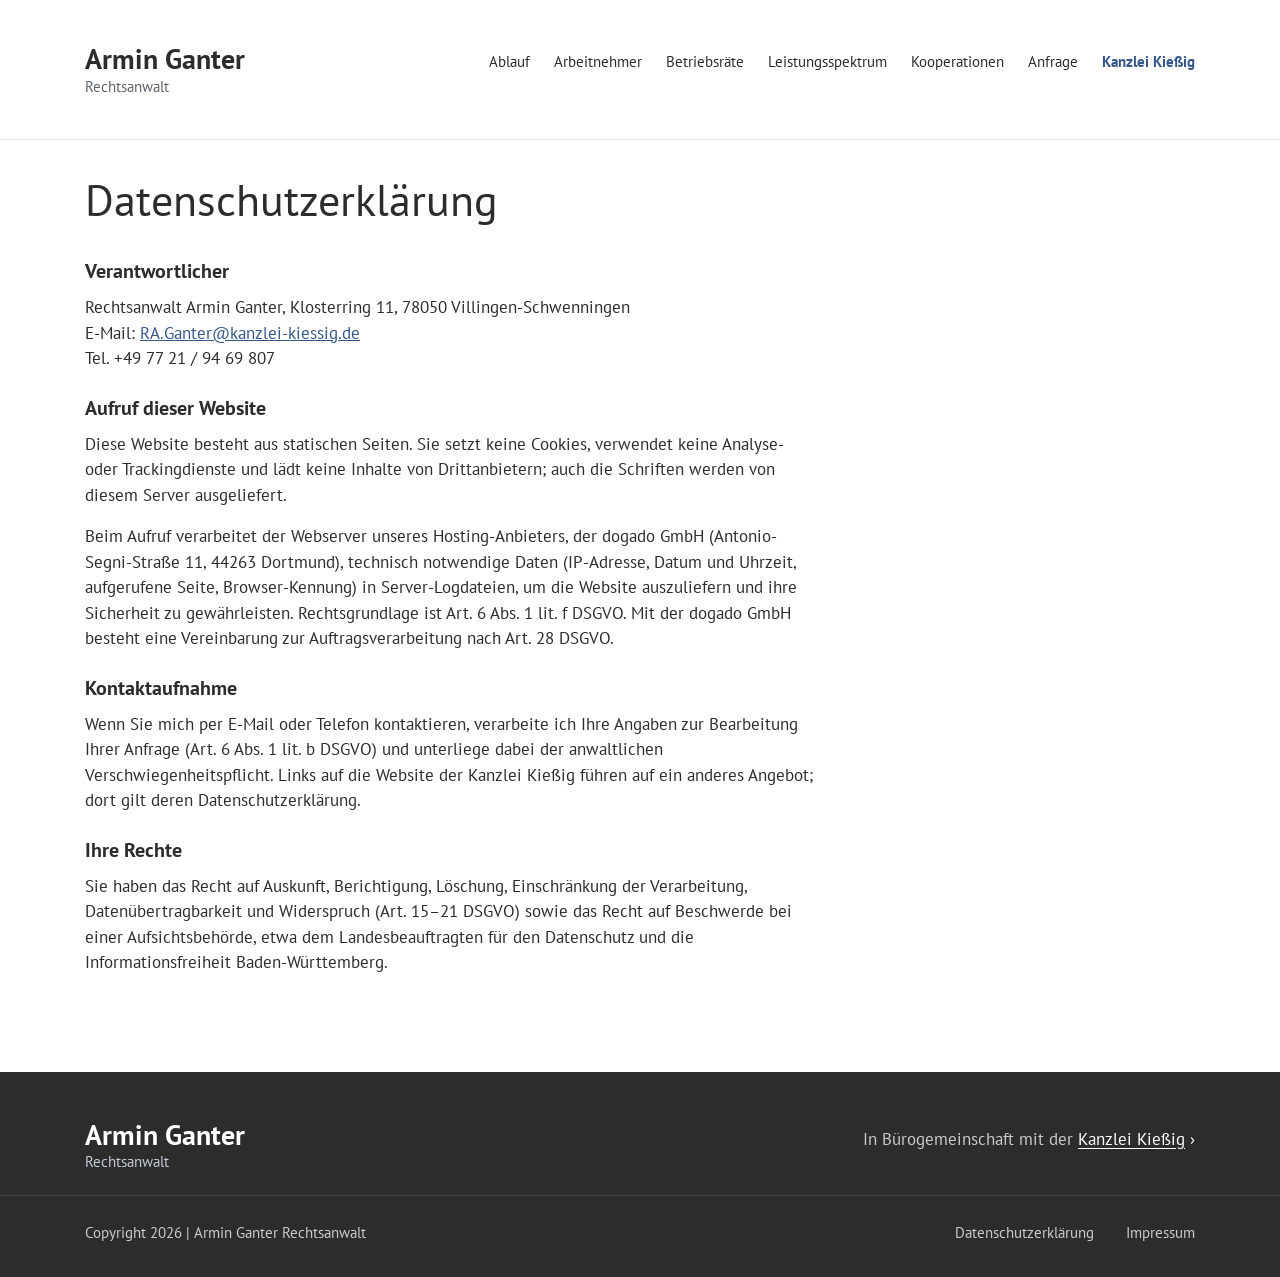
<file: datenschutzerklaerung/index.html>
<!DOCTYPE html>
<html lang="de">
<head>
<meta charset="UTF-8">
<meta name="viewport" content="width=device-width, initial-scale=1">
<title>Datenschutzerklärung – Rechtsanwalt Armin Ganter</title>
<meta name="description" content="Datenschutzerklärung dieser Website.">
<meta name="robots" content="noindex, nofollow">
<link rel="canonical" href="https://raganter-vs.de/datenschutzerklaerung/">
<meta property="og:title" content="Datenschutzerklärung – Rechtsanwalt Armin Ganter">
<meta property="og:description" content="Datenschutzerklärung dieser Website.">
<meta property="og:url" content="https://raganter-vs.de/datenschutzerklaerung/">
<meta property="og:site_name" content="Rechtsanwalt Armin Ganter">
<meta property="og:locale" content="de_DE">
<meta property="og:type" content="article">
<meta property="og:image" content="https://raganter-vs.de/assets/img/og-armin-ganter.jpg">
<meta property="og:image:width" content="1200">
<meta property="og:image:height" content="630">
<meta property="og:image:alt" content="Rechtsanwalt Armin Ganter, Villingen-Schwenningen">
<meta name="twitter:card" content="summary_large_image">
<meta name="twitter:title" content="Datenschutzerklärung – Rechtsanwalt Armin Ganter">
<meta name="twitter:description" content="Datenschutzerklärung dieser Website.">
<meta name="twitter:image" content="https://raganter-vs.de/assets/img/og-armin-ganter.jpg">
<meta name="dc.title" content="Datenschutzerklärung – Rechtsanwalt Armin Ganter">
<meta name="dc.description" content="Datenschutzerklärung dieser Website.">
<meta name="dc.relation" content="https://raganter-vs.de/datenschutzerklaerung/">
<meta name="dc.source" content="https://raganter-vs.de/">
<meta name="dc.language" content="de_DE">
<meta name="theme-color" content="#ffffff">
<link rel="icon" href="../favicon.svg" type="image/svg+xml">
<link rel="apple-touch-icon" href="../assets/img/apple-touch-icon.png">

<link rel="stylesheet" href="../assets/theme.css?v=83f85ce713">
<link rel="stylesheet" href="../assets/site.css?v=4feb17c370">
</head>
<body class="page-datenschutzerklaerung">
<header>
  <div class="header-container">
    <nav class="navbar justify-content-between navbar-expand-lg container" aria-label="Hauptnavigation">
      <a class="logo-text" href="../">Armin Ganter<span>Rechtsanwalt</span></a>
      <button class="nav-toggle" type="button" aria-controls="mainmenu" aria-expanded="false" aria-label="Menü öffnen"><span></span></button>
      <div class="menu-container" id="mainmenu">
        <ul class="menu"><li class="menu-item"><a href="../ablauf/">Ablauf</a></li>
<li class="menu-item"><a href="../arbeitnehmer/">Arbeitnehmer</a></li>
<li class="menu-item"><a href="../betriebsraete/">Betriebsräte</a></li>
<li class="menu-item"><a href="../leistungsspektrum/">Leistungsspektrum</a></li>
<li class="menu-item"><a href="../kooperationen/">Kooperationen</a></li>
<li class="menu-item"><a href="../anfrage/">Anfrage</a></li>
<li class="menu-item menu-item--external"><a href="https://kanzlei-kiessig.de/rechtsanwaelte/armin-ganter/">Kanzlei Kießig</a></li></ul>
      </div>
    </nav>
  </div>
</header>
<main id="main" class="main-content">
<section class="introduction-text">
  <div class="container"><div class="row">
    <div class="col-12"><div class="text-content-container"><h1>Datenschutzerklärung</h1></div></div>
    <div class="col-lg-8 col-md-8 col-12"><div class="text-content-container">
<h2>Verantwortlicher</h2>
<p>Rechtsanwalt Armin Ganter, Klosterring 11, 78050 Villingen-Schwenningen<br>E-Mail: <a href="mailto:RA.Ganter@kanzlei-kiessig.de">RA.Ganter@kanzlei-kiessig.de</a><br>Tel. +49 77 21 / 94 69 807</p>
<h2>Aufruf dieser Website</h2>
<p>Diese Website besteht aus statischen Seiten. Sie setzt keine Cookies, verwendet keine Analyse- oder Trackingdienste und lädt keine Inhalte von Drittanbietern; auch die Schriften werden von diesem Server ausgeliefert.</p>
<p>Beim Aufruf verarbeitet der Webserver unseres Hosting-Anbieters, der dogado GmbH (Antonio-Segni-Straße 11, 44263 Dortmund), technisch notwendige Daten (IP-Adresse, Datum und Uhrzeit, aufgerufene Seite, Browser-Kennung) in Server-Logdateien, um die Website auszuliefern und ihre Sicherheit zu gewährleisten. Rechtsgrundlage ist Art. 6 Abs. 1 lit. f DSGVO. Mit der dogado GmbH besteht eine Vereinbarung zur Auftragsverarbeitung nach Art. 28 DSGVO.</p>
<h2>Kontaktaufnahme</h2>
<p>Wenn Sie mich per E-Mail oder Telefon kontaktieren, verarbeite ich Ihre Angaben zur Bearbeitung Ihrer Anfrage (Art. 6 Abs. 1 lit. b DSGVO) und unterliege dabei der anwaltlichen Verschwiegenheitspflicht. Links auf die Website der Kanzlei Kießig führen auf ein anderes Angebot; dort gilt deren Datenschutzerklärung.</p>
<h2>Ihre Rechte</h2>
<p>Sie haben das Recht auf Auskunft, Berichtigung, Löschung, Einschränkung der Verarbeitung, Datenübertragbarkeit und Widerspruch (Art. 15–21 DSGVO) sowie das Recht auf Beschwerde bei einer Aufsichtsbehörde, etwa dem Landesbeauftragten für den Datenschutz und die Informationsfreiheit Baden-Württemberg.</p>
    </div></div>
  </div></div>
</section>
</main>
<footer class="dark-background">
  <div class="main-content">
    <div class="container footer-top">
      <a class="logo-text logo-text--light" href="../">Armin Ganter<span>Rechtsanwalt</span></a>
      <p class="footer-profile">In Bürogemeinschaft mit der <a href="https://kanzlei-kiessig.de/rechtsanwaelte/armin-ganter/"><span>Kanzlei Kießig</span> <span aria-hidden="true">&rsaquo;</span></a></p>
    </div>
  </div>
  <div class="footer-content">
    <div class="container footer-bottom">
      <p class="copyright">Copyright 2026 | Armin Ganter Rechtsanwalt</p>
      <ul class="menu" id="menu-legal"><li><a href="../datenschutzerklaerung/">Datenschutzerklärung</a></li><li><a href="../impressum/">Impressum</a></li></ul>
    </div>
  </div>
</footer>
<script src="../assets/site.js" defer></script>
</body>
</html>
</file>
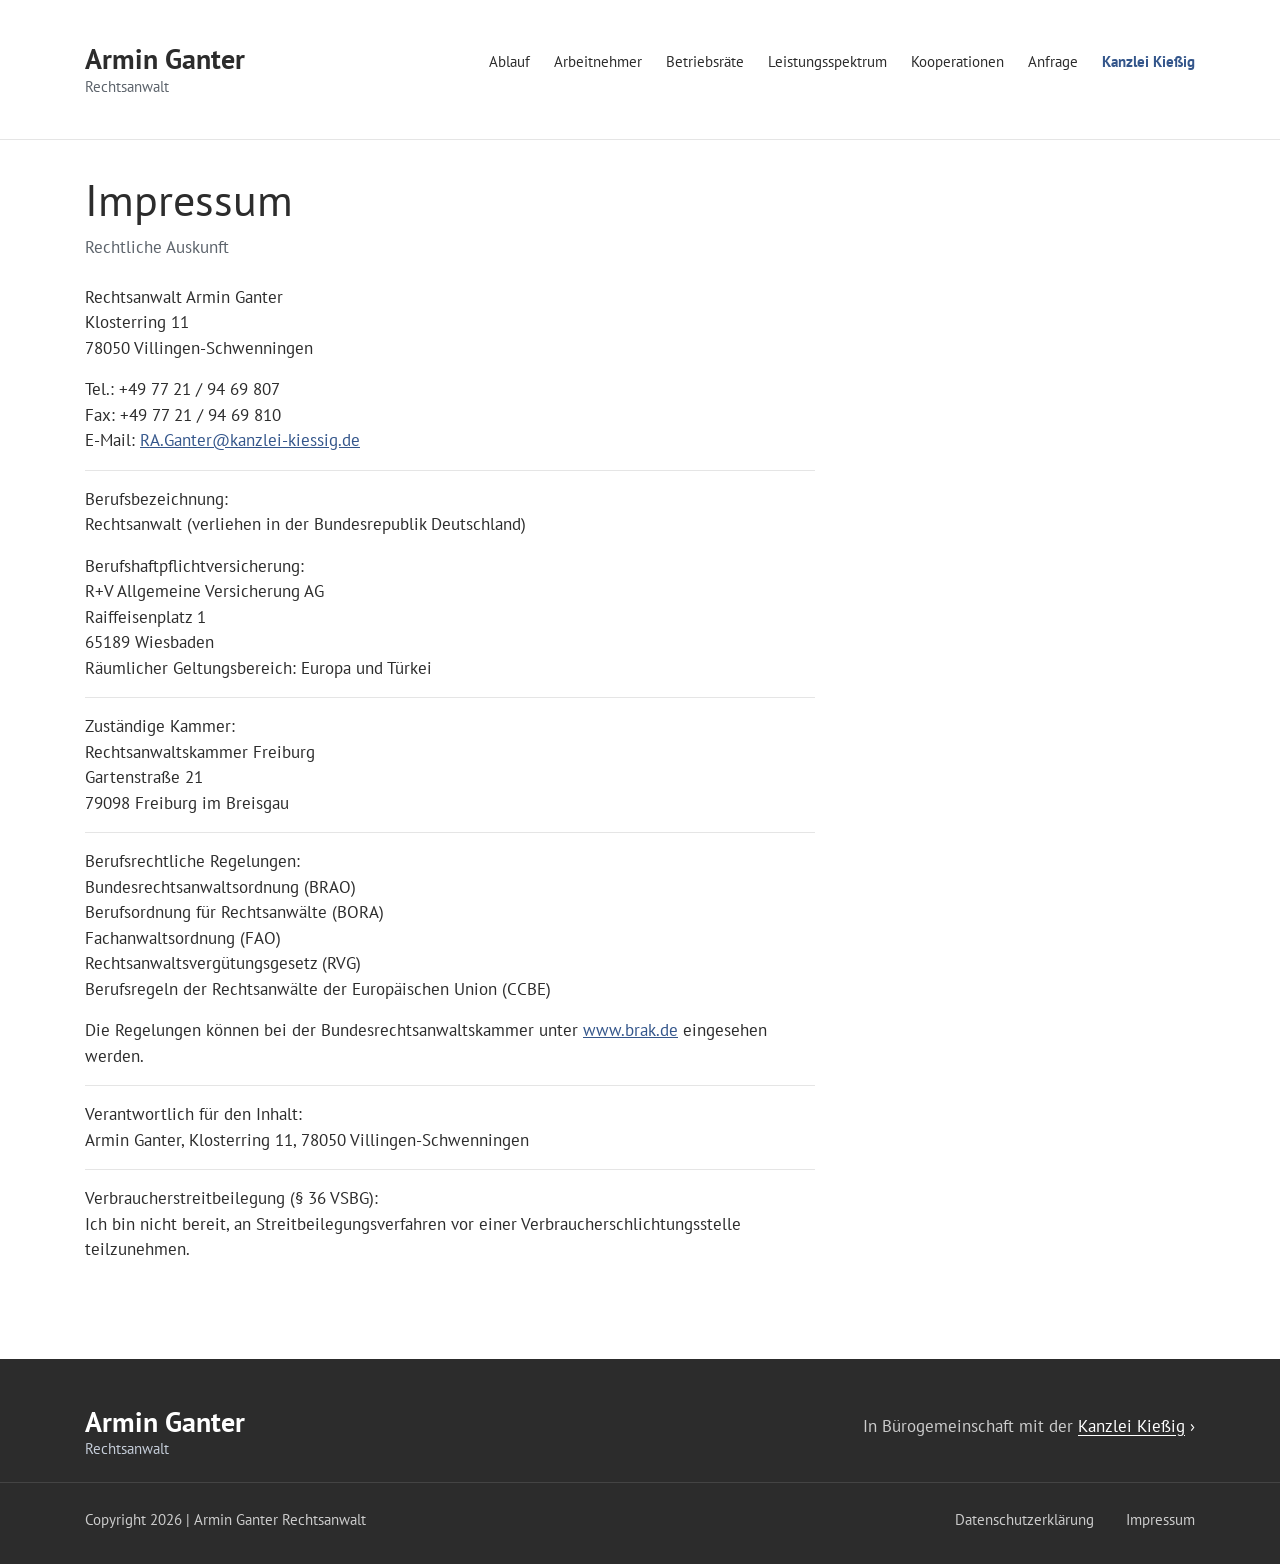
<file: impressum/index.html>
<!DOCTYPE html>
<html lang="de">
<head>
<meta charset="UTF-8">
<meta name="viewport" content="width=device-width, initial-scale=1">
<title>Impressum – Rechtsanwalt Armin Ganter</title>
<meta name="description" content="Impressum von Rechtsanwalt Armin Ganter.">
<meta name="robots" content="noindex, nofollow">
<link rel="canonical" href="https://raganter-vs.de/impressum/">
<meta property="og:title" content="Impressum – Rechtsanwalt Armin Ganter">
<meta property="og:description" content="Impressum von Rechtsanwalt Armin Ganter.">
<meta property="og:url" content="https://raganter-vs.de/impressum/">
<meta property="og:site_name" content="Rechtsanwalt Armin Ganter">
<meta property="og:locale" content="de_DE">
<meta property="og:type" content="article">
<meta property="og:image" content="https://raganter-vs.de/assets/img/og-armin-ganter.jpg">
<meta property="og:image:width" content="1200">
<meta property="og:image:height" content="630">
<meta property="og:image:alt" content="Rechtsanwalt Armin Ganter, Villingen-Schwenningen">
<meta name="twitter:card" content="summary_large_image">
<meta name="twitter:title" content="Impressum – Rechtsanwalt Armin Ganter">
<meta name="twitter:description" content="Impressum von Rechtsanwalt Armin Ganter.">
<meta name="twitter:image" content="https://raganter-vs.de/assets/img/og-armin-ganter.jpg">
<meta name="dc.title" content="Impressum – Rechtsanwalt Armin Ganter">
<meta name="dc.description" content="Impressum von Rechtsanwalt Armin Ganter.">
<meta name="dc.relation" content="https://raganter-vs.de/impressum/">
<meta name="dc.source" content="https://raganter-vs.de/">
<meta name="dc.language" content="de_DE">
<meta name="theme-color" content="#ffffff">
<link rel="icon" href="../favicon.svg" type="image/svg+xml">
<link rel="apple-touch-icon" href="../assets/img/apple-touch-icon.png">

<link rel="stylesheet" href="../assets/theme.css?v=83f85ce713">
<link rel="stylesheet" href="../assets/site.css?v=4feb17c370">
</head>
<body class="page-impressum">
<header>
  <div class="header-container">
    <nav class="navbar justify-content-between navbar-expand-lg container" aria-label="Hauptnavigation">
      <a class="logo-text" href="../">Armin Ganter<span>Rechtsanwalt</span></a>
      <button class="nav-toggle" type="button" aria-controls="mainmenu" aria-expanded="false" aria-label="Menü öffnen"><span></span></button>
      <div class="menu-container" id="mainmenu">
        <ul class="menu"><li class="menu-item"><a href="../ablauf/">Ablauf</a></li>
<li class="menu-item"><a href="../arbeitnehmer/">Arbeitnehmer</a></li>
<li class="menu-item"><a href="../betriebsraete/">Betriebsräte</a></li>
<li class="menu-item"><a href="../leistungsspektrum/">Leistungsspektrum</a></li>
<li class="menu-item"><a href="../kooperationen/">Kooperationen</a></li>
<li class="menu-item"><a href="../anfrage/">Anfrage</a></li>
<li class="menu-item menu-item--external"><a href="https://kanzlei-kiessig.de/rechtsanwaelte/armin-ganter/">Kanzlei Kießig</a></li></ul>
      </div>
    </nav>
  </div>
</header>
<main id="main" class="main-content">
<section class="introduction-text">
  <div class="container"><div class="row">
    <div class="col-12"><div class="text-content-container"><h1>Impressum</h1><p class="page-subtitle">Rechtliche Auskunft</p></div></div>
    <div class="col-lg-8 col-md-8 col-12"><div class="text-content-container">
<p>Rechtsanwalt Armin Ganter<br>Klosterring 11<br>78050 Villingen-Schwenningen</p>
<p>Tel.: +49 77 21 / 94 69 807<br>Fax: +49 77 21 / 94 69 810<br>E-Mail: <a href="mailto:RA.Ganter@kanzlei-kiessig.de">RA.Ganter@kanzlei-kiessig.de</a></p>
<hr>
<p>Berufsbezeichnung:<br>Rechtsanwalt (verliehen in der Bundesrepublik Deutschland)</p>
<p>Berufshaftpflichtversicherung:<br>R+V Allgemeine Versicherung AG<br>Raiffeisenplatz 1<br>65189 Wiesbaden<br>Räumlicher Geltungsbereich: Europa und Türkei</p>
<hr>
<p>Zuständige Kammer:<br>Rechtsanwaltskammer Freiburg<br>Gartenstraße 21<br>79098 Freiburg im Breisgau</p>
<hr>
<p>Berufsrechtliche Regelungen:<br>Bundesrechtsanwaltsordnung (BRAO)<br>Berufsordnung für Rechtsanwälte (BORA)<br>Fachanwaltsordnung (FAO)<br>Rechtsanwaltsvergütungsgesetz (RVG)<br>Berufsregeln der Rechtsanwälte der Europäischen Union (CCBE)</p>
<p>Die Regelungen können bei der Bundesrechtsanwaltskammer unter <a href="https://www.brak.de/">www.brak.de</a> eingesehen werden.</p>
<hr>
<p>Verantwortlich für den Inhalt:<br>Armin Ganter, Klosterring 11, 78050 Villingen-Schwenningen</p>
<hr>
<p>Verbraucherstreitbeilegung (§ 36 VSBG):<br>Ich bin nicht bereit, an Streitbeilegungsverfahren vor einer Verbraucherschlichtungsstelle teilzunehmen.</p>
    </div></div>
  </div></div>
</section>
</main>
<footer class="dark-background">
  <div class="main-content">
    <div class="container footer-top">
      <a class="logo-text logo-text--light" href="../">Armin Ganter<span>Rechtsanwalt</span></a>
      <p class="footer-profile">In Bürogemeinschaft mit der <a href="https://kanzlei-kiessig.de/rechtsanwaelte/armin-ganter/"><span>Kanzlei Kießig</span> <span aria-hidden="true">&rsaquo;</span></a></p>
    </div>
  </div>
  <div class="footer-content">
    <div class="container footer-bottom">
      <p class="copyright">Copyright 2026 | Armin Ganter Rechtsanwalt</p>
      <ul class="menu" id="menu-legal"><li><a href="../datenschutzerklaerung/">Datenschutzerklärung</a></li><li><a href="../impressum/">Impressum</a></li></ul>
    </div>
  </div>
</footer>
<script src="../assets/site.js" defer></script>
</body>
</html>
</file>
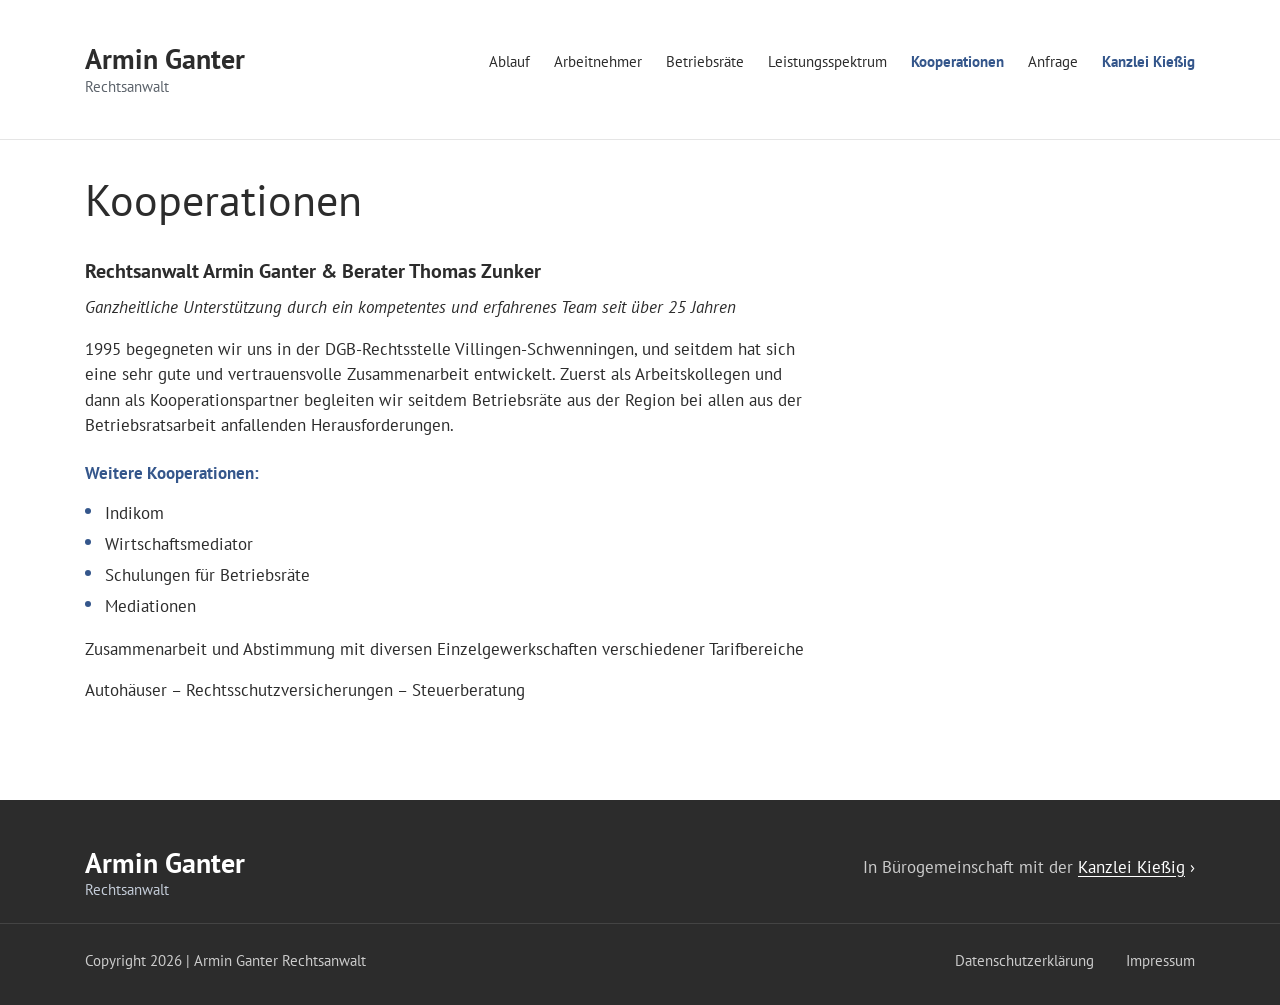
<file: kooperationen/index.html>
<!DOCTYPE html>
<html lang="de">
<head>
<meta charset="UTF-8">
<meta name="viewport" content="width=device-width, initial-scale=1">
<title>Kooperationen – Rechtsanwalt Armin Ganter</title>
<meta name="description" content="Kooperation mit Berater Thomas Zunker und weitere Partner.">
<meta name="robots" content="noindex, nofollow">
<link rel="canonical" href="https://raganter-vs.de/kooperationen/">
<meta property="og:title" content="Kooperationen – Rechtsanwalt Armin Ganter">
<meta property="og:description" content="Kooperation mit Berater Thomas Zunker und weitere Partner.">
<meta property="og:url" content="https://raganter-vs.de/kooperationen/">
<meta property="og:site_name" content="Rechtsanwalt Armin Ganter">
<meta property="og:locale" content="de_DE">
<meta property="og:type" content="article">
<meta property="og:image" content="https://raganter-vs.de/assets/img/og-armin-ganter.jpg">
<meta property="og:image:width" content="1200">
<meta property="og:image:height" content="630">
<meta property="og:image:alt" content="Rechtsanwalt Armin Ganter, Villingen-Schwenningen">
<meta name="twitter:card" content="summary_large_image">
<meta name="twitter:title" content="Kooperationen – Rechtsanwalt Armin Ganter">
<meta name="twitter:description" content="Kooperation mit Berater Thomas Zunker und weitere Partner.">
<meta name="twitter:image" content="https://raganter-vs.de/assets/img/og-armin-ganter.jpg">
<meta name="dc.title" content="Kooperationen – Rechtsanwalt Armin Ganter">
<meta name="dc.description" content="Kooperation mit Berater Thomas Zunker und weitere Partner.">
<meta name="dc.relation" content="https://raganter-vs.de/kooperationen/">
<meta name="dc.source" content="https://raganter-vs.de/">
<meta name="dc.language" content="de_DE">
<meta name="theme-color" content="#ffffff">
<link rel="icon" href="../favicon.svg" type="image/svg+xml">
<link rel="apple-touch-icon" href="../assets/img/apple-touch-icon.png">

<link rel="stylesheet" href="../assets/theme.css?v=83f85ce713">
<link rel="stylesheet" href="../assets/site.css?v=4feb17c370">
</head>
<body class="page-kooperationen">
<header>
  <div class="header-container">
    <nav class="navbar justify-content-between navbar-expand-lg container" aria-label="Hauptnavigation">
      <a class="logo-text" href="../">Armin Ganter<span>Rechtsanwalt</span></a>
      <button class="nav-toggle" type="button" aria-controls="mainmenu" aria-expanded="false" aria-label="Menü öffnen"><span></span></button>
      <div class="menu-container" id="mainmenu">
        <ul class="menu"><li class="menu-item"><a href="../ablauf/">Ablauf</a></li>
<li class="menu-item"><a href="../arbeitnehmer/">Arbeitnehmer</a></li>
<li class="menu-item"><a href="../betriebsraete/">Betriebsräte</a></li>
<li class="menu-item"><a href="../leistungsspektrum/">Leistungsspektrum</a></li>
<li class="menu-item current-menu-item"><a href="../kooperationen/">Kooperationen</a></li>
<li class="menu-item"><a href="../anfrage/">Anfrage</a></li>
<li class="menu-item menu-item--external"><a href="https://kanzlei-kiessig.de/rechtsanwaelte/armin-ganter/">Kanzlei Kießig</a></li></ul>
      </div>
    </nav>
  </div>
</header>
<main id="main" class="main-content">
<section class="introduction-text">
  <div class="container"><div class="row">
    <div class="col-12"><div class="text-content-container"><h1>Kooperationen</h1></div></div>
    <div class="col-lg-8 col-md-8 col-12"><div class="text-content-container">
<h2>Rechtsanwalt Armin Ganter &amp; Berater Thomas Zunker</h2>
<p><em>Ganzheitliche Unterstützung durch ein kompetentes und erfahrenes Team seit über 25 Jahren</em></p>
<p>1995 begegneten wir uns in der DGB-Rechtsstelle Villingen-Schwenningen, und seitdem hat sich eine sehr gute und vertrauensvolle Zusammenarbeit entwickelt. Zuerst als Arbeitskollegen und dann als Kooperationspartner begleiten wir seitdem Betriebsräte aus der Region bei allen aus der Betriebsratsarbeit anfallenden Herausforderungen.</p>
<h3>Weitere Kooperationen:</h3>
<ul><li>Indikom</li><li>Wirtschaftsmediator</li><li>Schulungen für Betriebsräte</li><li>Mediationen</li></ul>
<p>Zusammenarbeit und Abstimmung mit diversen Einzelgewerkschaften verschiedener Tarifbereiche</p>
<p>Autohäuser – Rechtsschutzversicherungen – Steuerberatung</p>
    </div></div>
  </div></div>
</section>
</main>
<footer class="dark-background">
  <div class="main-content">
    <div class="container footer-top">
      <a class="logo-text logo-text--light" href="../">Armin Ganter<span>Rechtsanwalt</span></a>
      <p class="footer-profile">In Bürogemeinschaft mit der <a href="https://kanzlei-kiessig.de/rechtsanwaelte/armin-ganter/"><span>Kanzlei Kießig</span> <span aria-hidden="true">&rsaquo;</span></a></p>
    </div>
  </div>
  <div class="footer-content">
    <div class="container footer-bottom">
      <p class="copyright">Copyright 2026 | Armin Ganter Rechtsanwalt</p>
      <ul class="menu" id="menu-legal"><li><a href="../datenschutzerklaerung/">Datenschutzerklärung</a></li><li><a href="../impressum/">Impressum</a></li></ul>
    </div>
  </div>
</footer>
<script src="../assets/site.js" defer></script>
</body>
</html>
</file>
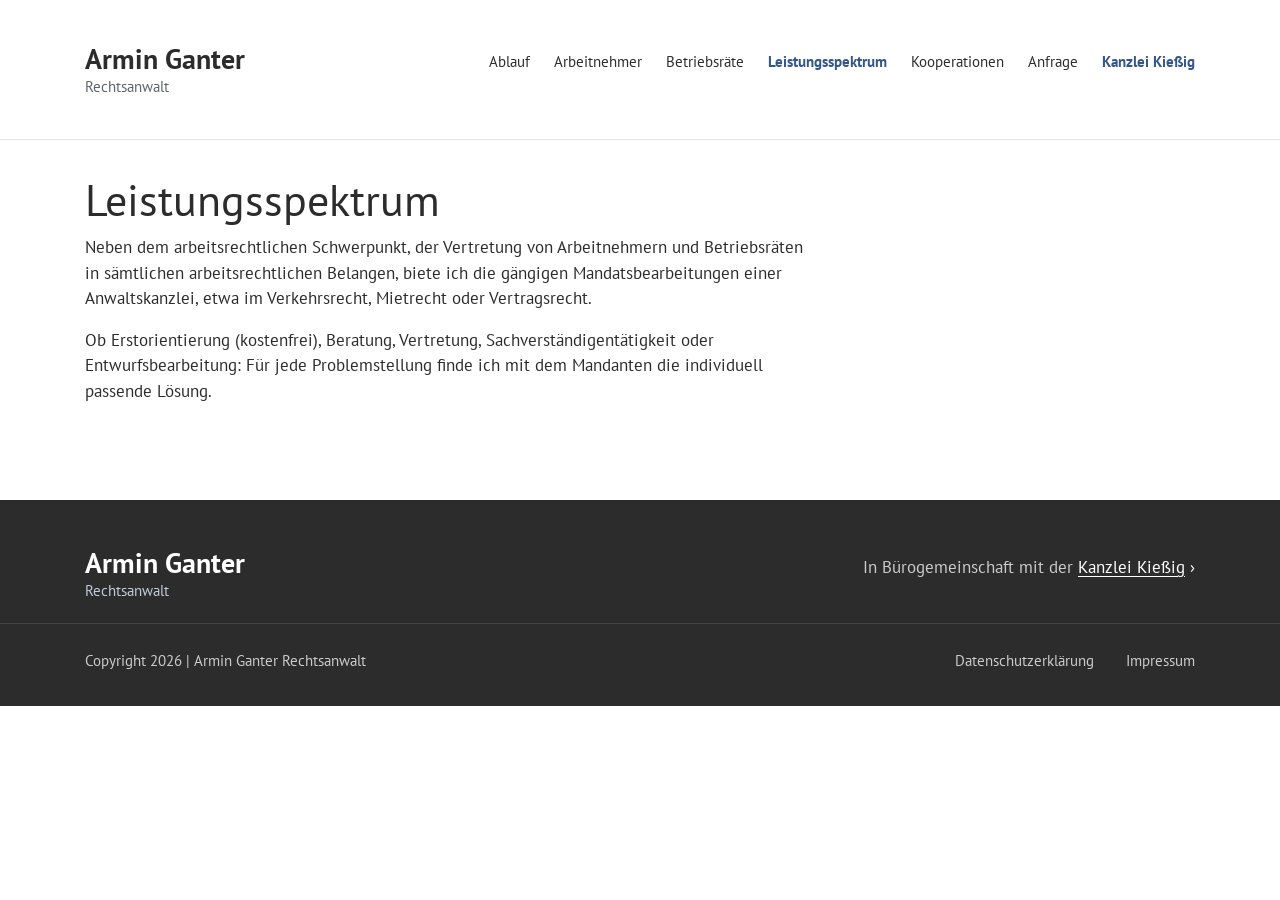
<file: leistungsspektrum/index.html>
<!DOCTYPE html>
<html lang="de">
<head>
<meta charset="UTF-8">
<meta name="viewport" content="width=device-width, initial-scale=1">
<title>Leistungsspektrum – Rechtsanwalt Armin Ganter</title>
<meta name="description" content="Arbeitsrecht sowie Verkehrsrecht, Mietrecht und Vertragsrecht.">
<meta name="robots" content="noindex, nofollow">
<link rel="canonical" href="https://raganter-vs.de/leistungsspektrum/">
<meta property="og:title" content="Leistungsspektrum – Rechtsanwalt Armin Ganter">
<meta property="og:description" content="Arbeitsrecht sowie Verkehrsrecht, Mietrecht und Vertragsrecht.">
<meta property="og:url" content="https://raganter-vs.de/leistungsspektrum/">
<meta property="og:site_name" content="Rechtsanwalt Armin Ganter">
<meta property="og:locale" content="de_DE">
<meta property="og:type" content="article">
<meta property="og:image" content="https://raganter-vs.de/assets/img/og-armin-ganter.jpg">
<meta property="og:image:width" content="1200">
<meta property="og:image:height" content="630">
<meta property="og:image:alt" content="Rechtsanwalt Armin Ganter, Villingen-Schwenningen">
<meta name="twitter:card" content="summary_large_image">
<meta name="twitter:title" content="Leistungsspektrum – Rechtsanwalt Armin Ganter">
<meta name="twitter:description" content="Arbeitsrecht sowie Verkehrsrecht, Mietrecht und Vertragsrecht.">
<meta name="twitter:image" content="https://raganter-vs.de/assets/img/og-armin-ganter.jpg">
<meta name="dc.title" content="Leistungsspektrum – Rechtsanwalt Armin Ganter">
<meta name="dc.description" content="Arbeitsrecht sowie Verkehrsrecht, Mietrecht und Vertragsrecht.">
<meta name="dc.relation" content="https://raganter-vs.de/leistungsspektrum/">
<meta name="dc.source" content="https://raganter-vs.de/">
<meta name="dc.language" content="de_DE">
<meta name="theme-color" content="#ffffff">
<link rel="icon" href="../favicon.svg" type="image/svg+xml">
<link rel="apple-touch-icon" href="../assets/img/apple-touch-icon.png">

<link rel="stylesheet" href="../assets/theme.css?v=83f85ce713">
<link rel="stylesheet" href="../assets/site.css?v=4feb17c370">
</head>
<body class="page-leistungsspektrum">
<header>
  <div class="header-container">
    <nav class="navbar justify-content-between navbar-expand-lg container" aria-label="Hauptnavigation">
      <a class="logo-text" href="../">Armin Ganter<span>Rechtsanwalt</span></a>
      <button class="nav-toggle" type="button" aria-controls="mainmenu" aria-expanded="false" aria-label="Menü öffnen"><span></span></button>
      <div class="menu-container" id="mainmenu">
        <ul class="menu"><li class="menu-item"><a href="../ablauf/">Ablauf</a></li>
<li class="menu-item"><a href="../arbeitnehmer/">Arbeitnehmer</a></li>
<li class="menu-item"><a href="../betriebsraete/">Betriebsräte</a></li>
<li class="menu-item current-menu-item"><a href="../leistungsspektrum/">Leistungsspektrum</a></li>
<li class="menu-item"><a href="../kooperationen/">Kooperationen</a></li>
<li class="menu-item"><a href="../anfrage/">Anfrage</a></li>
<li class="menu-item menu-item--external"><a href="https://kanzlei-kiessig.de/rechtsanwaelte/armin-ganter/">Kanzlei Kießig</a></li></ul>
      </div>
    </nav>
  </div>
</header>
<main id="main" class="main-content">
<section class="introduction-text">
  <div class="container"><div class="row">
    <div class="col-12"><div class="text-content-container"><h1>Leistungsspektrum</h1></div></div>
    <div class="col-lg-8 col-md-8 col-12"><div class="text-content-container">
<p>Neben dem arbeitsrechtlichen Schwerpunkt, der Vertretung von Arbeitnehmern und Betriebsräten in sämtlichen arbeitsrechtlichen Belangen, biete ich die gängigen Mandatsbearbeitungen einer Anwaltskanzlei, etwa im Verkehrsrecht, Mietrecht oder Vertragsrecht.</p>
<p>Ob Erstorientierung (kostenfrei), Beratung, Vertretung, Sachverständigentätigkeit oder Entwurfsbearbeitung: Für jede Problemstellung finde ich mit dem Mandanten die individuell passende Lösung.</p>
    </div></div>
  </div></div>
</section>
</main>
<footer class="dark-background">
  <div class="main-content">
    <div class="container footer-top">
      <a class="logo-text logo-text--light" href="../">Armin Ganter<span>Rechtsanwalt</span></a>
      <p class="footer-profile">In Bürogemeinschaft mit der <a href="https://kanzlei-kiessig.de/rechtsanwaelte/armin-ganter/"><span>Kanzlei Kießig</span> <span aria-hidden="true">&rsaquo;</span></a></p>
    </div>
  </div>
  <div class="footer-content">
    <div class="container footer-bottom">
      <p class="copyright">Copyright 2026 | Armin Ganter Rechtsanwalt</p>
      <ul class="menu" id="menu-legal"><li><a href="../datenschutzerklaerung/">Datenschutzerklärung</a></li><li><a href="../impressum/">Impressum</a></li></ul>
    </div>
  </div>
</footer>
<script src="../assets/site.js" defer></script>
</body>
</html>
</file>
<file: assets/site.css>
/* Additions on top of the original aretconsulting theme (theme.css):
   the pieces whose images/scripts were not recoverable, and one type scale
   that replaces the theme's and the earlier rem values (see
   docs/typografie-bericht.md). */

/* Type scale: six sizes, whole pixels, one value below 992 px. */
:root {
  --primary: #34568b;
  --dark: #2c2c2c;
  --muted: #5c636b;
  --surface: #f3f5f9;
  --fs-small: 15px;
  --fs-text: 17px;
  --fs-h3: 20px;
  --fs-h2: 28px;
  --fs-h1: 44px;
  --fs-display: 64px;
}
@media (max-width: 991.98px) {
  :root {
    --fs-small: 14px;
    --fs-text: 16px;
    --fs-h3: 18px;
    --fs-h2: 24px;
    --fs-h1: 32px;
    --fs-display: 40px;
  }
}

/* The theme sets the root to 17 px (15 px on phones); spacing is in rem,
   so one fixed root keeps every rem a whole-pixel multiple of 16. */
html { font-size: 16px; }
body { font-family: "PT Sans", sans-serif; font-size: var(--fs-text); color: var(--dark); background: #fff; overflow-x: hidden; }
p, li, dd, dt, address { font-size: var(--fs-text); }
/* PT Sans ships 400 and 700 only; the theme's 500 was drawn as 400 anyway. */
h1, h2 { font-weight: 400; }
h3, h4, strong, b { font-weight: 700; }
h1 { font-size: var(--fs-h1); }
h2 { font-size: var(--fs-h2); }
/* The theme drew every h3 as a small uppercase label with tracking. */
h3 { font-size: var(--fs-h3); text-transform: none; letter-spacing: 0; }

/* Header: text logo instead of the lost SVG logo, plain-JS menu */
header { border-bottom: 1px solid #e5e5e5; background: #fff; }
header .navbar { display: flex; align-items: center; justify-content: space-between; padding-top: 1.25rem; padding-bottom: 1.25rem; position: relative; }
.logo-text { display: flex; flex-direction: column; color: var(--dark); font-weight: 700; font-size: var(--fs-h2); line-height: 1.1; text-decoration: none; white-space: nowrap; }
.logo-text span { font-weight: 400; font-size: var(--fs-small); color: var(--muted); margin-top: .25rem; }
.logo-text:hover { color: var(--dark); text-decoration: none; }
.logo-text--light, .logo-text--light:hover { color: #fff; }
.logo-text--light span { color: #c4ccd8; }
header .menu, footer .menu { list-style: none; margin: 0; padding: 0; display: flex; gap: 1.5rem; }
header .menu li::before, footer .menu li::before { content: none !important; display: none !important; }
/* The id outranks the theme's `ul:not(...):not(...):not(...) li` 20 px inset,
   which added 140 px to the menu row and pushed it past the edge at 992 px. */
#mainmenu .menu li, footer .menu li { padding: 0; margin: 0; }
header .menu a { color: var(--dark); text-decoration: none; font-size: var(--fs-small); }
header .menu a:hover, header .menu .current-menu-item a { color: var(--primary); }
header .menu .current-menu-item a { font-weight: 700; }
header .menu-item--external a { color: var(--primary); font-weight: 700; }
.nav-toggle { display: none; background: none; border: 0; width: 44px; height: 44px; padding: 10px; cursor: pointer; }
.nav-toggle span, .nav-toggle span::before, .nav-toggle span::after { display: block; height: 2px; background: var(--dark); position: relative; content: ""; }
.nav-toggle span::before { position: absolute; top: -8px; left: 0; right: 0; }
.nav-toggle span::after { position: absolute; top: 8px; left: 0; right: 0; }
@media (min-width: 992px) {
  /* The theme's navbar drops the container's 15 px inset, which put the logo
     and the last menu item 15 px outside the page's text column. */
  header .navbar { flex-wrap: nowrap; padding-left: 15px; padding-right: 15px; }
  header .menu-container { display: flex; align-items: center; margin-left: 1.25rem; }
  header .menu { align-items: center; }
  header .menu a { white-space: nowrap; }
}
@media (max-width: 991.98px) {
  /* The theme pins the header on phones; keep it in flow so the drop-down menu opens under it. */
  header .header-container { position: static; }
  #main { margin-top: 0; }
  header .header-container .navbar { height: auto; padding: 1rem 15px; }
  .nav-toggle { display: block; margin-right: -10px; }
  .menu-container { display: none; position: absolute; left: 0; right: 0; top: 100%; background: #fff; z-index: 10; border-bottom: 1px solid #e5e5e5; box-shadow: 0 8px 16px rgba(0,0,0,.08); }
  .menu-container.is-open { display: block; }
  /* The id outranks the theme's `ul:not(...)` padding-left: 0, which pinned the items to the screen edge. */
  header #mainmenu .menu { flex-direction: column; gap: 0; padding: .5rem 15px 1rem; }
  header .menu a { display: block; padding: .75rem 0; font-size: var(--fs-text); }
}

/* Buttons keep the old site's pill shape and capitals (its own design),
   on the scale's small size. */
.btn-aretconsulting, a.btn-aretconsulting { font-size: var(--fs-small); display: inline-block; }

/* Hero: portrait in place of the lost slider image, on a flat surface */
.hero { padding: 3rem 0 1rem; background: var(--surface); }
.hero__photo img { width: 100%; max-width: 420px; height: auto; display: block; margin: 0 auto; }
.hero h2 { font-size: var(--fs-display); font-weight: 700; line-height: 1; margin-bottom: 1.5rem; }
.hero h2 em { font-weight: 400; font-style: italic; }
.hero .slide-content p { max-width: 34rem; }
.hero .link-container { margin-top: 1.5rem; }
/* Beside the text the portrait starts on the page's text edge, not centred in its column. */
@media (min-width: 768px) { .hero__photo img { margin: 0; } }
@media (max-width: 767.98px) {
  .hero { padding-top: 2rem; }
  .hero__photo img { max-width: 280px; margin-bottom: 2rem; }
}

/* Contact box (the image half was a stock photo that did not survive) */
.contact-box { background: #fff; padding: 2.5rem; }
.contact-box .headline-container h2 { font-size: var(--fs-h2); margin-bottom: 2rem; }
.box-highlight-primary .headline-container a { color: inherit; text-decoration: underline; text-underline-offset: 4px; }
.contact-box .box-icon-container { display: grid; grid-template-columns: repeat(3, 1fr); gap: 2rem; }
/* The theme stacks icon over text and centres it below 577px; keep one layout
   everywhere: a small icon beside its heading, text left-aligned. */
.content-image-box .contact-box .box-icon { display: flex; flex-direction: row; justify-content: flex-start; align-items: flex-start; gap: .75rem; text-align: left; margin-bottom: 0; }
/* A fixed square the row may not stretch, lined up with the heading's first line. */
.content-image-box .contact-box .container-icon { flex: 0 0 24px; width: 24px; height: 24px; align-self: flex-start; margin: 2px 0 0; background: none; }
.contact-box .container-icon svg { width: 24px; height: 24px; fill: var(--primary); display: block; }
.content-image-box .contact-box .box-icon .container-content { flex: 1 1 auto; width: auto; margin-left: 0; }
.contact-box h3 { margin-bottom: .5rem; }
.contact-box p { margin-bottom: .25rem; }
.contact-box p a { color: var(--primary); }
.box-highlight-primary .btn-container { text-align: center; margin-top: 2.5rem; }
@media (max-width: 991.98px) {
  .contact-box .box-icon-container { grid-template-columns: 1fr; max-width: 24rem; margin-inline: auto; }
}
@media (max-width: 575.98px) { .contact-box { padding: 1.5rem; } }

/* Services: plain text list, no bullets, no heading (the old tabs had no
   further pages behind them and no title of their own). */
.services-box { background: #fff; padding: 2.5rem; }
.services-list { margin: 0; padding: 0; list-style: none; }
#main .services-list li { display: block; list-style: none; margin: 0 0 1rem; padding: 0; }
#main .services-list li:last-child { margin-bottom: 0; }
.services-list li::before { content: none !important; }
@media (max-width: 575.98px) { .services-box { padding: 1.5rem; } }

/* Page introductions: the title first, the old site's subtitle under it
   in normal case at text size. */
.introduction-text { margin-top: 0; padding: 3rem 0 1rem; }
.home .introduction-text { padding-top: 4rem; }
.introduction-text h1 { margin-bottom: .5rem; }
.page-subtitle { color: var(--muted); margin-bottom: 1.5rem; }
.introduction-text .text-content-container h2 { font-size: var(--fs-h3); font-weight: 700; margin-top: 1.5rem; margin-bottom: .75rem; }
.introduction-text .text-content-container h3 { font-size: var(--fs-text); margin-top: 1.5rem; }
.introduction-text a:not(.btn-aretconsulting) { color: var(--primary); }
/* Bulleted lists: the bullet stands on the text edge and the item text one
   step to the right of it. The theme's 20 px li padding (meant for its own
   arrow glyph) pushed the text in and left the browser's bullet hanging
   outside the column. The bullet is drawn, not typed. */
.text-content-container ul { display: block; padding: 0; margin: 0 0 1rem; list-style: none; }
#main .text-content-container ul li { display: block; list-style: none; position: relative; padding: 0 0 0 1.25rem; margin: 0 0 .25rem; }
#main .text-content-container ul li::before { content: "" !important; display: block !important; position: absolute; left: 0; top: .7em; width: 6px; height: 6px; border-radius: 50%; background: currentColor; }
.btn-row { margin-top: 1.5rem; }
main#main { margin-bottom: 4rem; }

/* Footer: two rows on the page's text edge. Desktop: name left, link right,
   on one baseline; copyright left, legal links right. Phone: everything
   stacked on the same left edge. The theme's footer padding (56.46 px) and
   Bootstrap's row/column insets are dropped; the spacing is set here. */
footer.dark-background { padding: 0; }
footer .footer-top { display: flex; flex-wrap: wrap; align-items: baseline; justify-content: space-between; gap: 1rem 2rem; padding-top: 3rem; padding-bottom: 1.5rem; }
.footer-profile { margin: 0; color: #ccc; font-size: var(--fs-text); }
/* Only the label is underlined; the arrow stays in the hit target without it. */
.footer-profile a, .footer-profile a:hover { color: #fff; text-decoration: none; }
.footer-profile a span:first-child { text-decoration: underline; text-underline-offset: 3px; }
footer .footer-content { padding: 1.5rem 0 2rem; border-top: 1px solid #444; }
footer .footer-bottom { display: flex; flex-wrap: wrap; align-items: baseline; justify-content: space-between; gap: .75rem 2rem; }
footer .footer-bottom .menu { gap: 2rem; margin: 0; }
/* The theme gives every li a 20 px inset for its arrow glyph, except in a
   list whose id starts with "menu-" -- hence id="menu-legal" on this one.
   Its menu styling (column on phones, 12/16 px link padding) is undone here. */
footer #menu-legal { flex-direction: row; justify-content: flex-start; }
footer #menu-legal li a { padding: 0; line-height: inherit; }
footer #menu-legal li a:hover { color: #fff; }
footer .menu a, footer .copyright { color: #ccc; font-size: var(--fs-small); }
footer .copyright { margin: 0; text-align: left; }
@media (max-width: 767.98px) {
  footer .footer-top, footer .footer-bottom { flex-direction: column; align-items: flex-start; }
  footer .footer-top { padding-top: 2.5rem; }
  /* The legal links first, the copyright as the last line. */
  footer .footer-bottom .menu { order: -1; }
}
</file>
